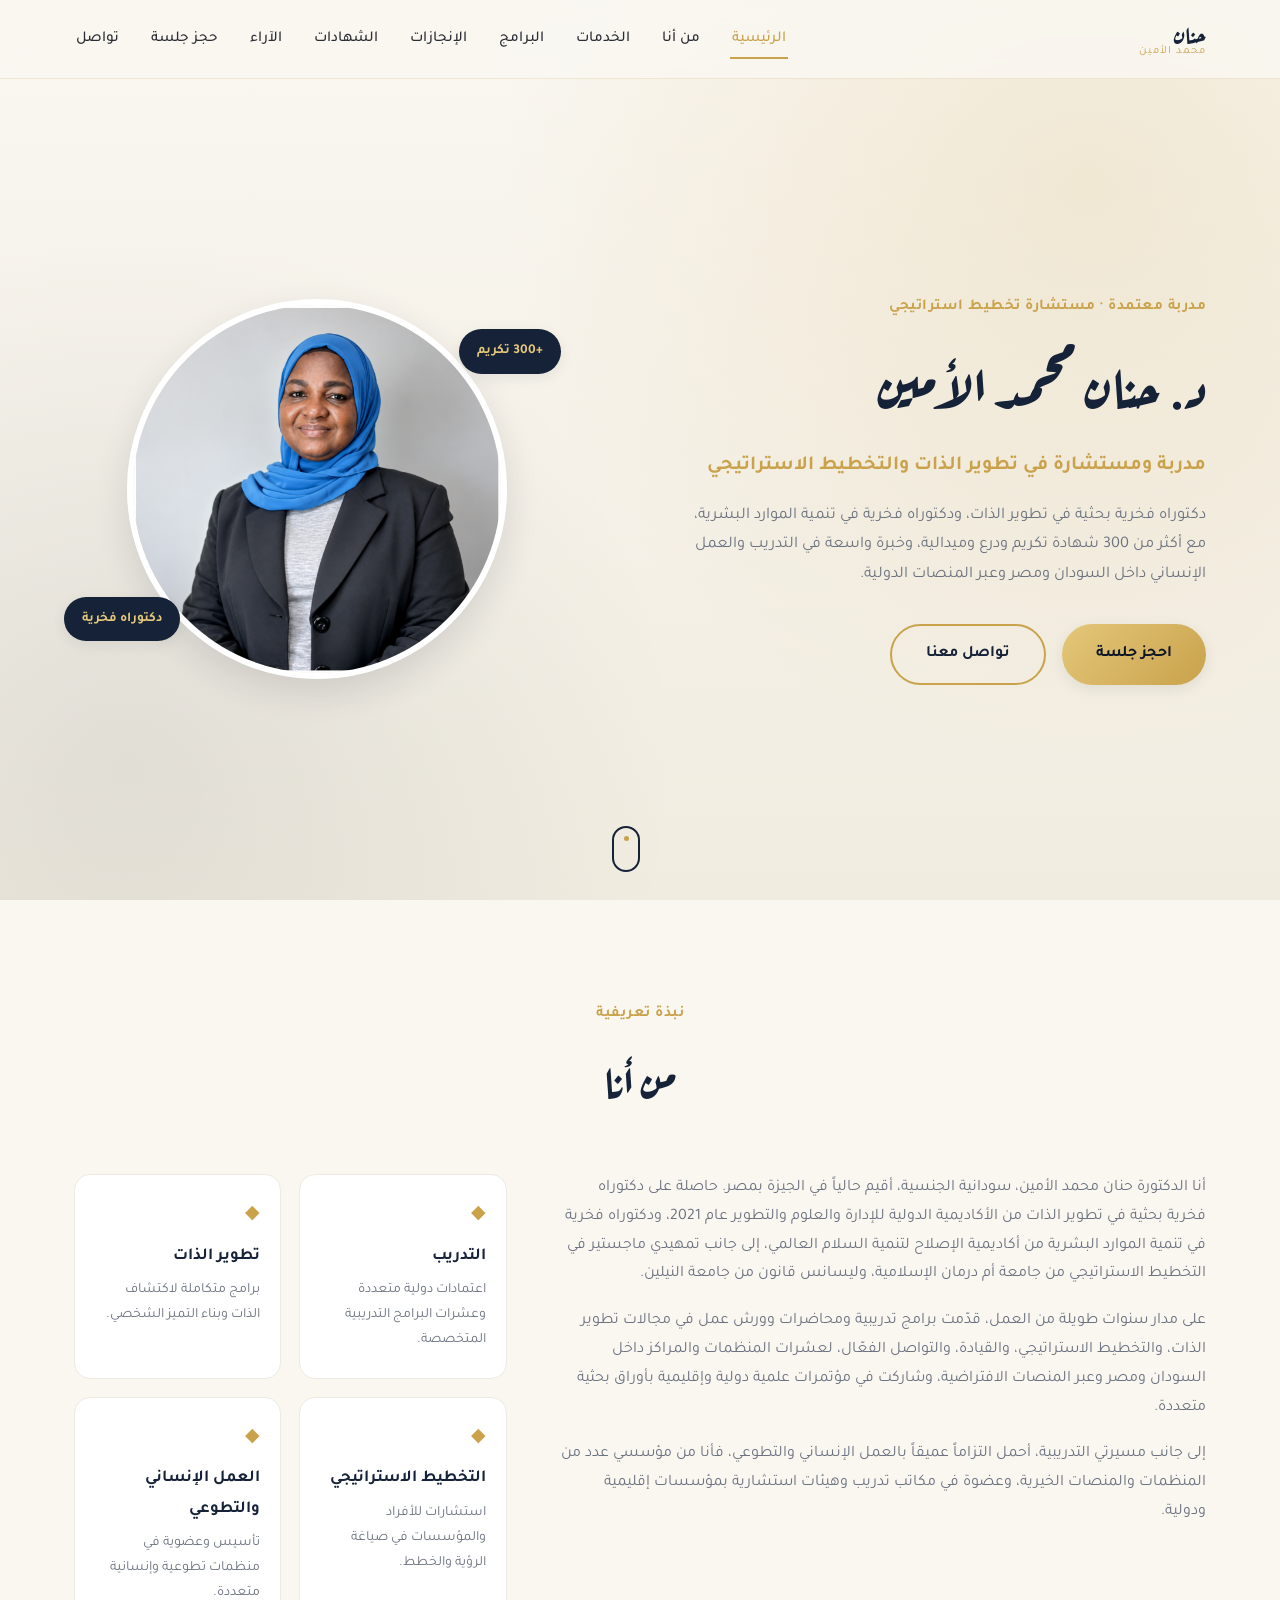
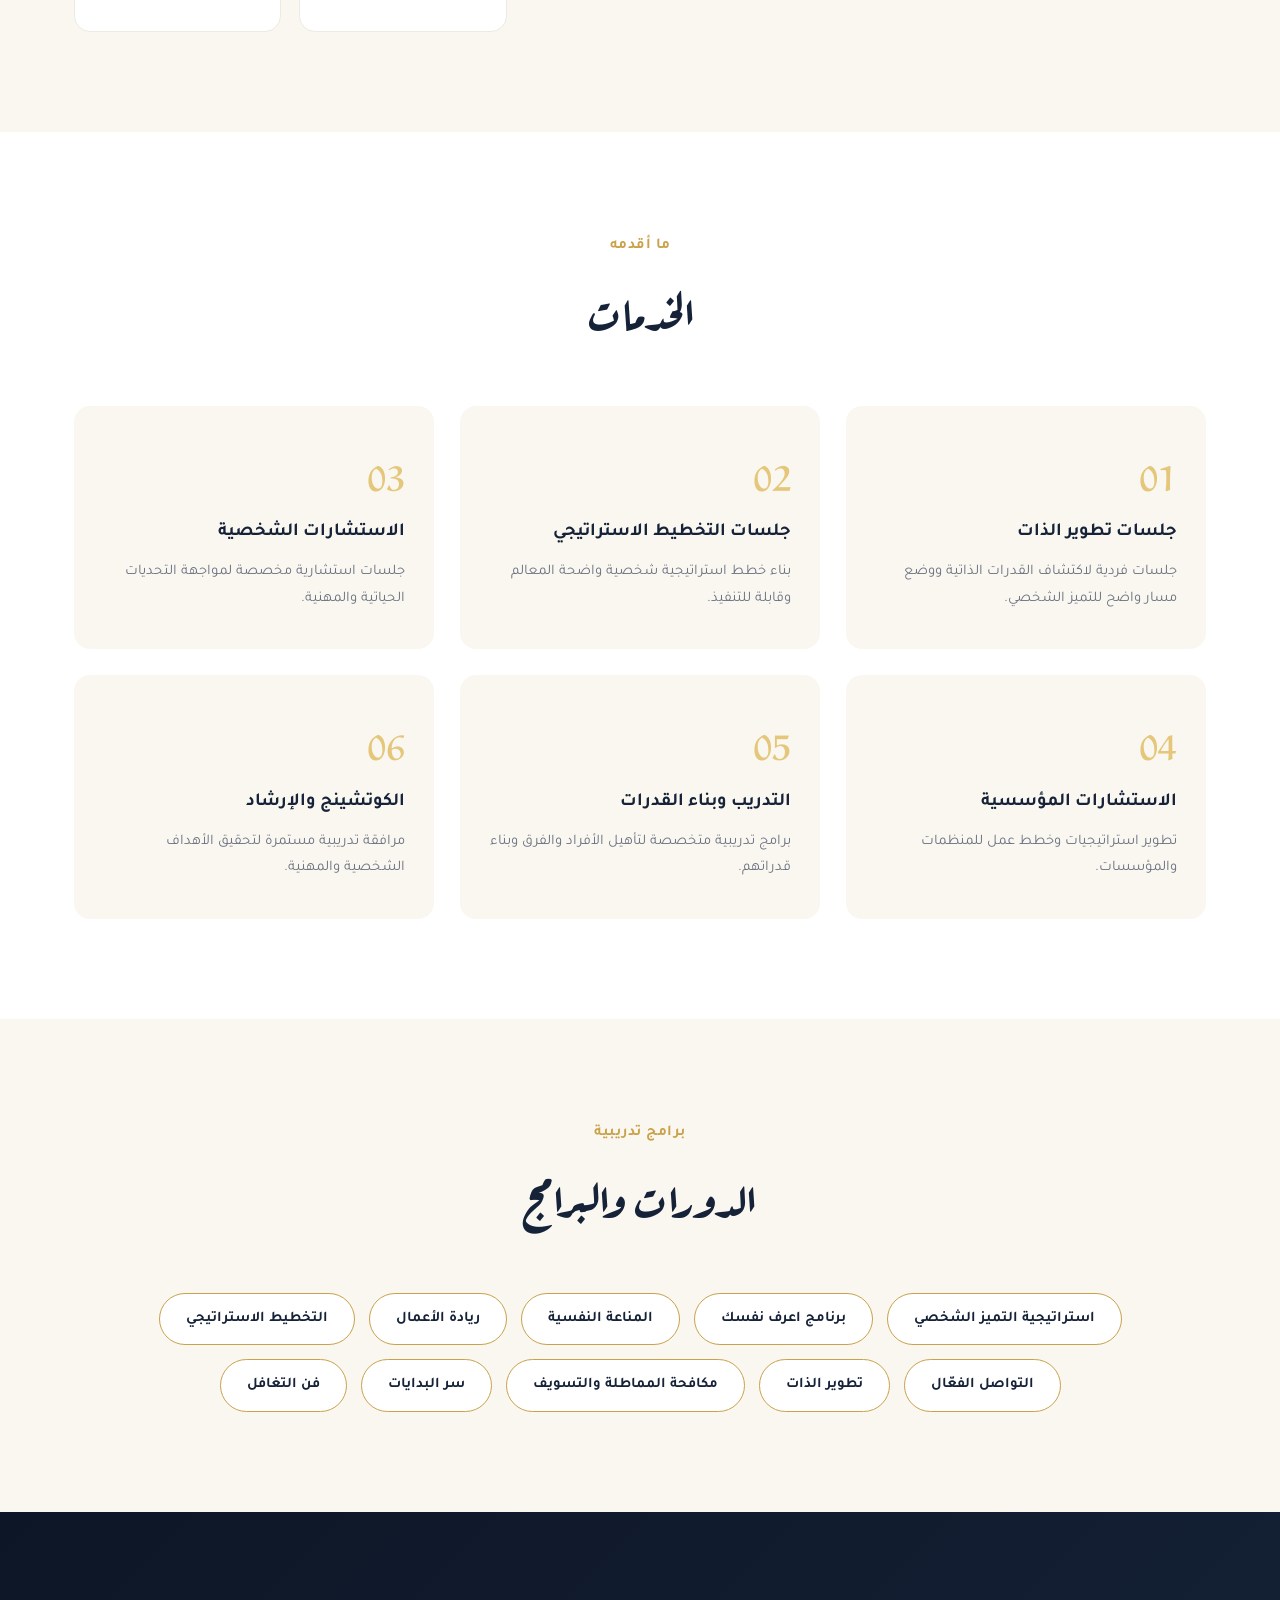
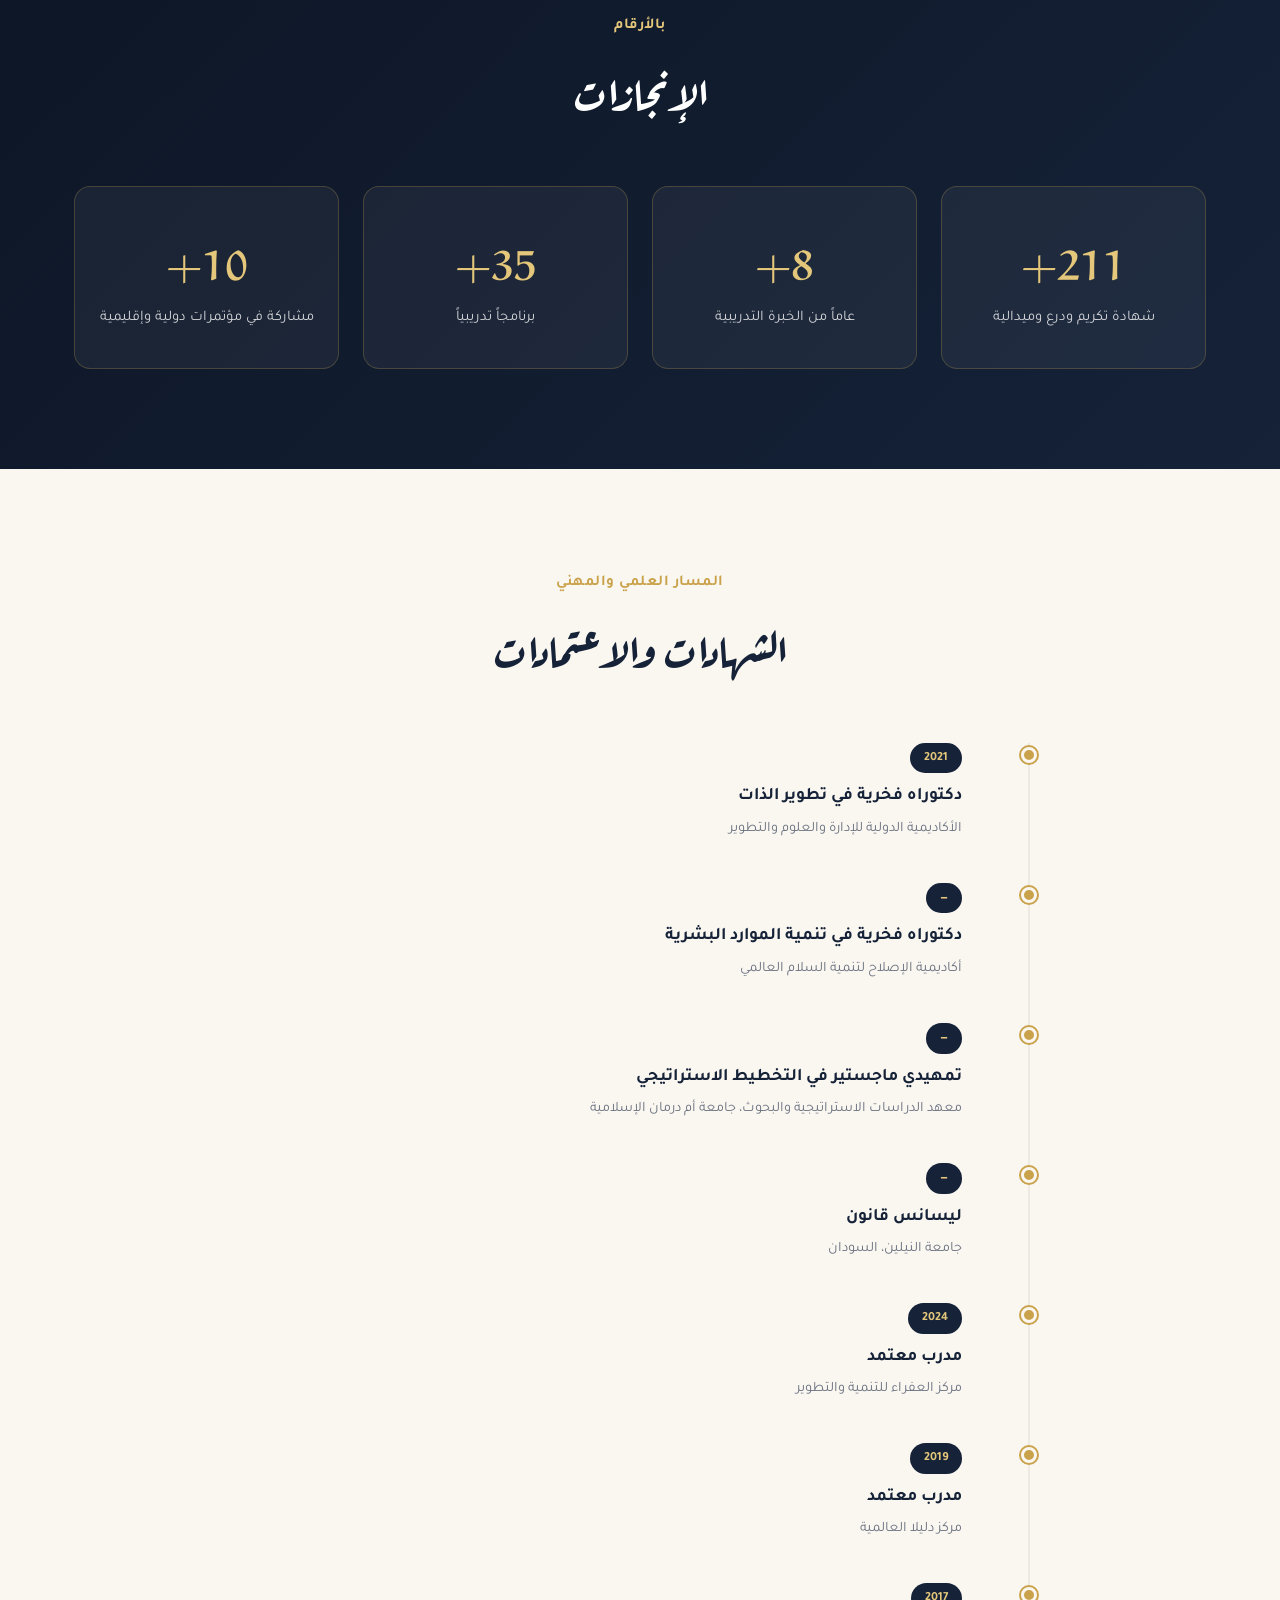
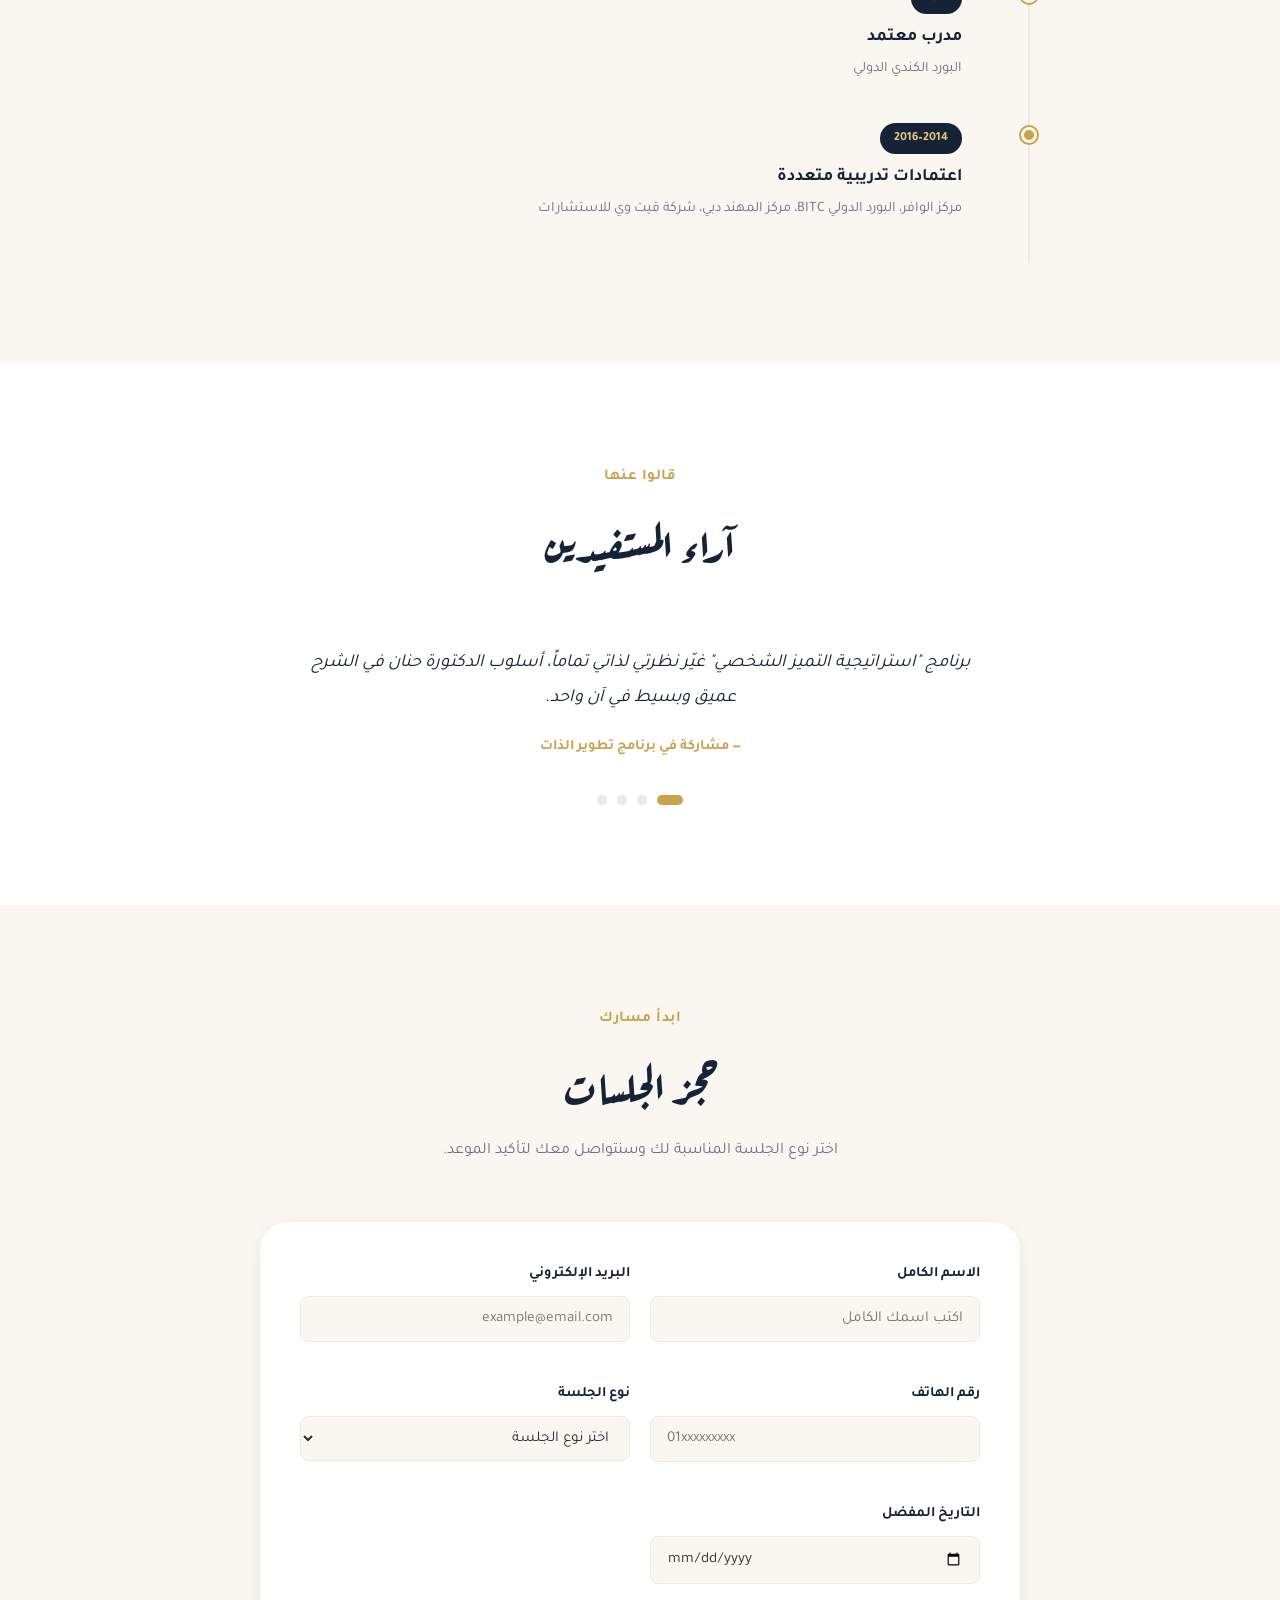
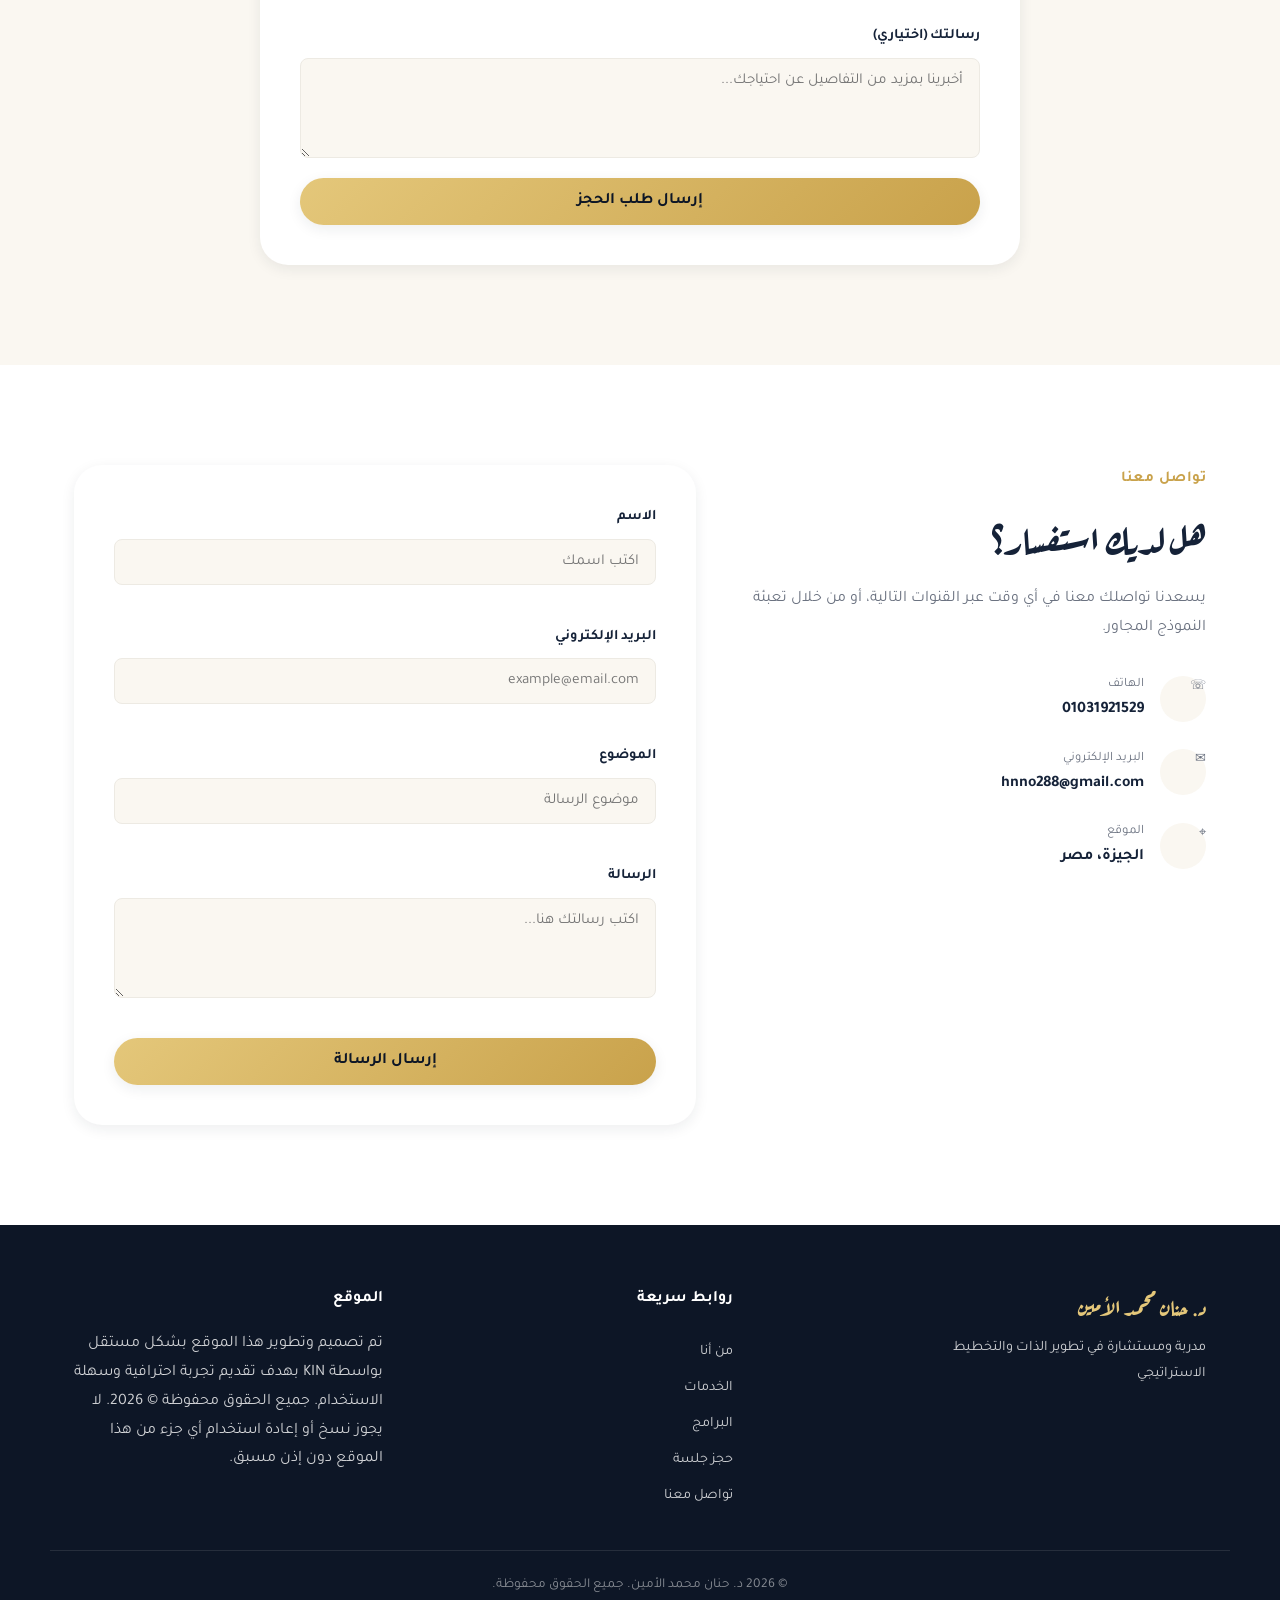
<file: index.html>
<!DOCTYPE html>
<html lang="ar" dir="rtl">
<head>
<meta charset="UTF-8">
<meta name="viewport" content="width=device-width, initial-scale=1.0">
<title>د. حنان محمد الأمين | مدربة ومستشارة تطوير الذات والتخطيط الاستراتيجي</title>
<meta name="description" content="الموقع الرسمي للدكتورة حنان محمد الأمين - مدربة ومستشارة في تطوير الذات والتخطيط الاستراتيجي">
<link rel="preconnect" href="https://fonts.googleapis.com">
<link href="https://fonts.googleapis.com/css2?family=Tajawal:wght@300;400;500;700;800;900&family=Aref+Ruqaa:wght@400;700&display=swap" rel="stylesheet">
<link rel="stylesheet" href="style.css">
  <!-- Google tag (gtag.js) -->
<script async src="https://www.googletagmanager.com/gtag/js?id=G-GYT6EY5MVW"></script>
<script>
  window.dataLayer = window.dataLayer || [];
  function gtag(){dataLayer.push(arguments);}
  gtag('js', new Date());

  gtag('config', 'G-GYT6EY5MVW');
</script>
</head>
<body>

<!-- زر العودة للأعلى -->
<button id="backToTop" class="back-to-top" aria-label="العودة للأعلى">
  <svg viewBox="0 0 24 24" width="20" height="20"><path d="M12 5l-7 7h4v7h6v-7h4z" fill="currentColor"/></svg>
</button>

<!-- شريط التنقل -->
<header class="navbar" id="navbar">
  <div class="container nav-inner">
    <a href="#home" class="brand">
      <span class="brand-mark">حنان</span>
      <span class="brand-sub">محمد الأمين</span>
    </a>
    <nav class="nav-links" id="navLinks">
      <a href="#home" class="nav-link active">الرئيسية</a>
      <a href="#about" class="nav-link">من أنا</a>
      <a href="#services" class="nav-link">الخدمات</a>
      <a href="#programs" class="nav-link">البرامج</a>
      <a href="#achievements" class="nav-link">الإنجازات</a>
      <a href="#certificates" class="nav-link">الشهادات</a>
      <a href="#testimonials" class="nav-link">الآراء</a>
      <a href="#booking" class="nav-link">حجز جلسة</a>
      <a href="#contact" class="nav-link">تواصل</a>
    </nav>
    <button class="burger" id="burger" aria-label="فتح القائمة">
      <span></span><span></span><span></span>
    </button>
  </div>
</header>

<!-- 1. الصفحة الرئيسية -->
<section class="hero" id="home">
  <div class="hero-bg-pattern" aria-hidden="true"></div>
  <div class="container hero-inner">
    <div class="hero-text reveal">
      <p class="eyebrow">مدربة معتمدة · مستشارة تخطيط استراتيجي</p>
      <h1 class="hero-title">د. حنان محمد الأمين</h1>
      <p class="hero-role">مدربة ومستشارة في تطوير الذات والتخطيط الاستراتيجي</p>
      <p class="hero-desc">دكتوراه فخرية بحثية في تطوير الذات، ودكتوراه فخرية في تنمية الموارد البشرية، مع أكثر من 300 شهادة تكريم ودرع وميدالية، وخبرة واسعة في التدريب والعمل الإنساني داخل السودان ومصر وعبر المنصات الدولية.</p>
      <div class="hero-actions">
        <a href="#booking" class="btn btn-primary">احجز جلسة</a>
        <a href="#contact" class="btn btn-outline">تواصل معنا</a>
      </div>
    </div>
    <div class="hero-image reveal">
      <div class="image-frame">
        <img src="profile.png" alt="د. حنان محمد الأمين">
      </div>
      <div class="badge-float badge-1">+300 تكريم</div>
      <div class="badge-float badge-2">دكتوراه فخرية</div>
    </div>
  </div>
  <a href="#about" class="scroll-cue" aria-label="انتقل للأسفل"><span></span></a>
</section>

<!-- 2. من أنا -->
<section class="section about" id="about">
  <div class="container">
    <div class="section-head reveal">
      <p class="eyebrow">نبذة تعريفية</p>
      <h2>من أنا</h2>
    </div>
    <div class="about-grid">
      <div class="about-text reveal">
        <p>أنا الدكتورة حنان محمد الأمين، سودانية الجنسية، أقيم حالياً في الجيزة بمصر. حاصلة على دكتوراه فخرية بحثية في تطوير الذات من الأكاديمية الدولية للإدارة والعلوم والتطوير عام 2021، ودكتوراه فخرية في تنمية الموارد البشرية من أكاديمية الإصلاح لتنمية السلام العالمي، إلى جانب تمهيدي ماجستير في التخطيط الاستراتيجي من جامعة أم درمان الإسلامية، وليسانس قانون من جامعة النيلين.</p>
        <p>على مدار سنوات طويلة من العمل، قدّمت برامج تدريبية ومحاضرات وورش عمل في مجالات تطوير الذات، والتخطيط الاستراتيجي، والقيادة، والتواصل الفعّال، لعشرات المنظمات والمراكز داخل السودان ومصر وعبر المنصات الافتراضية، وشاركت في مؤتمرات علمية دولية وإقليمية بأوراق بحثية متعددة.</p>
        <p>إلى جانب مسيرتي التدريبية، أحمل التزاماً عميقاً بالعمل الإنساني والتطوعي، فأنا من مؤسسي عدد من المنظمات والمنصات الخيرية، وعضوة في مكاتب تدريب وهيئات استشارية بمؤسسات إقليمية ودولية.</p>
      </div>
      <div class="about-pillars reveal">
        <div class="pillar">
          <span class="pillar-icon">◆</span>
          <h3>التدريب</h3>
          <p>اعتمادات دولية متعددة وعشرات البرامج التدريبية المتخصصة.</p>
        </div>
        <div class="pillar">
          <span class="pillar-icon">◆</span>
          <h3>تطوير الذات</h3>
          <p>برامج متكاملة لاكتشاف الذات وبناء التميز الشخصي.</p>
        </div>
        <div class="pillar">
          <span class="pillar-icon">◆</span>
          <h3>التخطيط الاستراتيجي</h3>
          <p>استشارات للأفراد والمؤسسات في صياغة الرؤية والخطط.</p>
        </div>
        <div class="pillar">
          <span class="pillar-icon">◆</span>
          <h3>العمل الإنساني والتطوعي</h3>
          <p>تأسيس وعضوية في منظمات تطوعية وإنسانية متعددة.</p>
        </div>
      </div>
    </div>
  </div>
</section>

<!-- 3. الخدمات -->
<section class="section services" id="services">
  <div class="container">
    <div class="section-head reveal">
      <p class="eyebrow">ما أقدمه</p>
      <h2>الخدمات</h2>
    </div>
    <div class="cards-grid">
      <div class="service-card reveal">
        <div class="card-num">01</div>
        <h3>جلسات تطوير الذات</h3>
        <p>جلسات فردية لاكتشاف القدرات الذاتية ووضع مسار واضح للتميز الشخصي.</p>
      </div>
      <div class="service-card reveal">
        <div class="card-num">02</div>
        <h3>جلسات التخطيط الاستراتيجي</h3>
        <p>بناء خطط استراتيجية شخصية واضحة المعالم وقابلة للتنفيذ.</p>
      </div>
      <div class="service-card reveal">
        <div class="card-num">03</div>
        <h3>الاستشارات الشخصية</h3>
        <p>جلسات استشارية مخصصة لمواجهة التحديات الحياتية والمهنية.</p>
      </div>
      <div class="service-card reveal">
        <div class="card-num">04</div>
        <h3>الاستشارات المؤسسية</h3>
        <p>تطوير استراتيجيات وخطط عمل للمنظمات والمؤسسات.</p>
      </div>
      <div class="service-card reveal">
        <div class="card-num">05</div>
        <h3>التدريب وبناء القدرات</h3>
        <p>برامج تدريبية متخصصة لتأهيل الأفراد والفرق وبناء قدراتهم.</p>
      </div>
      <div class="service-card reveal">
        <div class="card-num">06</div>
        <h3>الكوتشينج والإرشاد</h3>
        <p>مرافقة تدريبية مستمرة لتحقيق الأهداف الشخصية والمهنية.</p>
      </div>
    </div>
  </div>
</section>

<!-- 4. الدورات والبرامج -->
<section class="section programs" id="programs">
  <div class="container">
    <div class="section-head reveal">
      <p class="eyebrow">برامج تدريبية</p>
      <h2>الدورات والبرامج</h2>
    </div>
    <div class="programs-list">
      <div class="program-pill reveal">استراتيجية التميز الشخصي</div>
      <div class="program-pill reveal">برنامج اعرف نفسك</div>
      <div class="program-pill reveal">المناعة النفسية</div>
      <div class="program-pill reveal">ريادة الأعمال</div>
      <div class="program-pill reveal">التخطيط الاستراتيجي</div>
      <div class="program-pill reveal">التواصل الفعّال</div>
      <div class="program-pill reveal">تطوير الذات</div>
      <div class="program-pill reveal">مكافحة المماطلة والتسويف</div>
      <div class="program-pill reveal">سر البدايات</div>
      <div class="program-pill reveal">فن التغافل</div>
    </div>
  </div>
</section>

<!-- 5. الإنجازات -->
<section class="section achievements" id="achievements">
  <div class="container">
    <div class="section-head reveal light">
      <p class="eyebrow">بالأرقام</p>
      <h2>الإنجازات</h2>
    </div>
    <div class="stats-grid">
      <div class="stat-card reveal">
        <span class="stat-num" data-target="300" data-suffix="+">0</span>
        <p>شهادة تكريم ودرع وميدالية</p>
      </div>
      <div class="stat-card reveal">
        <span class="stat-num" data-target="12" data-suffix="+">0</span>
        <p>عاماً من الخبرة التدريبية</p>
      </div>
      <div class="stat-card reveal">
        <span class="stat-num" data-target="50" data-suffix="+">0</span>
        <p>برنامجاً تدريبياً</p>
      </div>
      <div class="stat-card reveal">
        <span class="stat-num" data-target="15" data-suffix="+">0</span>
        <p>مشاركة في مؤتمرات دولية وإقليمية</p>
      </div>
    </div>
  </div>
</section>

<!-- 6. الشهادات والاعتمادات -->
<section class="section certificates" id="certificates">
  <div class="container">
    <div class="section-head reveal">
      <p class="eyebrow">المسار العلمي والمهني</p>
      <h2>الشهادات والاعتمادات</h2>
    </div>
    <div class="timeline">
      <div class="timeline-item reveal">
        <div class="timeline-dot"></div>
        <div class="timeline-content">
          <span class="timeline-year">2021</span>
          <h3>دكتوراه فخرية في تطوير الذات</h3>
          <p>الأكاديمية الدولية للإدارة والعلوم والتطوير</p>
        </div>
      </div>
      <div class="timeline-item reveal">
        <div class="timeline-dot"></div>
        <div class="timeline-content">
          <span class="timeline-year">—</span>
          <h3>دكتوراه فخرية في تنمية الموارد البشرية</h3>
          <p>أكاديمية الإصلاح لتنمية السلام العالمي</p>
        </div>
      </div>
      <div class="timeline-item reveal">
        <div class="timeline-dot"></div>
        <div class="timeline-content">
          <span class="timeline-year">—</span>
          <h3>تمهيدي ماجستير في التخطيط الاستراتيجي</h3>
          <p>معهد الدراسات الاستراتيجية والبحوث، جامعة أم درمان الإسلامية</p>
        </div>
      </div>
      <div class="timeline-item reveal">
        <div class="timeline-dot"></div>
        <div class="timeline-content">
          <span class="timeline-year">—</span>
          <h3>ليسانس قانون</h3>
          <p>جامعة النيلين، السودان</p>
        </div>
      </div>
      <div class="timeline-item reveal">
        <div class="timeline-dot"></div>
        <div class="timeline-content">
          <span class="timeline-year">2024</span>
          <h3>مدرب معتمد</h3>
          <p>مركز العفراء للتنمية والتطوير</p>
        </div>
      </div>
      <div class="timeline-item reveal">
        <div class="timeline-dot"></div>
        <div class="timeline-content">
          <span class="timeline-year">2019</span>
          <h3>مدرب معتمد</h3>
          <p>مركز دليلا العالمية</p>
        </div>
      </div>
      <div class="timeline-item reveal">
        <div class="timeline-dot"></div>
        <div class="timeline-content">
          <span class="timeline-year">2017</span>
          <h3>مدرب معتمد</h3>
          <p>البورد الكندي الدولي</p>
        </div>
      </div>
      <div class="timeline-item reveal">
        <div class="timeline-dot"></div>
        <div class="timeline-content">
          <span class="timeline-year">2014–2016</span>
          <h3>اعتمادات تدريبية متعددة</h3>
          <p>مركز الوافر، البورد الدولي BITC، مركز المهند دبي، شركة قيت وي للاستشارات</p>
        </div>
      </div>
    </div>
  </div>
</section>

<!-- 7. آراء المستفيدين -->
<section class="section testimonials" id="testimonials">
  <div class="container">
    <div class="section-head reveal">
      <p class="eyebrow">قالوا عنها</p>
      <h2>آراء المستفيدين</h2>
    </div>
    <div class="testi-slider reveal">
      <div class="testi-track" id="testiTrack">
        <div class="testi-card">
          <p class="testi-text">برنامج "استراتيجية التميز الشخصي" غيّر نظرتي لذاتي تماماً، أسلوب الدكتورة حنان في الشرح عميق وبسيط في آن واحد.</p>
          <p class="testi-name">— مشاركة في برنامج تطوير الذات</p>
        </div>
        <div class="testi-card">
          <p class="testi-text">جلسات التخطيط الاستراتيجي ساعدتني في صياغة خطة عمل واضحة لمؤسستي، خبرة حقيقية تُلمس من أول جلسة.</p>
          <p class="testi-name">— مدير مؤسسة تدريبية</p>
        </div>
        <div class="testi-card">
          <p class="testi-text">من أكثر المدربات تأثيراً اللواتي حضرت لهن، حضور قوي ومحتوى مدروس بعناية فائقة.</p>
          <p class="testi-name">— مشارك في ورشة "اعرف نفسك"</p>
        </div>
        <div class="testi-card">
          <p class="testi-text">الدعم الإنساني والتدريبي الذي تقدمه نادر، تجمع بين العلم والقلب في كل برنامج.</p>
          <p class="testi-name">— متطوعة بأحد المبادرات</p>
        </div>
      </div>
      <div class="testi-dots" id="testiDots"></div>
    </div>
  </div>
</section>

<!-- 8. حجز الجلسات -->
<section class="section booking" id="booking">
  <div class="container">
    <div class="section-head reveal">
      <p class="eyebrow">ابدأ مسارك</p>
      <h2>حجز الجلسات</h2>
      <p class="section-sub">اختر نوع الجلسة المناسبة لك وسنتواصل معك لتأكيد الموعد.</p>
    </div>
    <form class="form-card reveal" id="bookingForm" novalidate>
      <div class="form-row">
        <div class="form-group">
          <label for="b-name">الاسم الكامل</label>
          <input type="text" id="b-name" name="name" placeholder="اكتب اسمك الكامل" required>
          <span class="error-msg"></span>
        </div>
        <div class="form-group">
          <label for="b-email">البريد الإلكتروني</label>
          <input type="email" id="b-email" name="email" placeholder="example@email.com" required>
          <span class="error-msg"></span>
        </div>
      </div>
      <div class="form-row">
        <div class="form-group">
          <label for="b-phone">رقم الهاتف</label>
          <input type="tel" id="b-phone" name="phone" placeholder="01xxxxxxxxx" required>
          <span class="error-msg"></span>
        </div>
        <div class="form-group">
          <label for="b-type">نوع الجلسة</label>
          <select id="b-type" name="type" required>
            <option value="" disabled selected>اختر نوع الجلسة</option>
            <option value="تطوير الذات">جلسة تطوير الذات</option>
            <option value="تخطيط استراتيجي">جلسة تخطيط استراتيجي</option>
            <option value="استشارة شخصية">استشارة شخصية</option>
            <option value="استشارة مؤسسية">استشارة مؤسسية</option>
            <option value="كوتشينج">جلسة كوتشينج وإرشاد</option>
          </select>
          <span class="error-msg"></span>
        </div>
      </div>
      <div class="form-row">
        <div class="form-group">
          <label for="b-date">التاريخ المفضل</label>
          <input type="date" id="b-date" name="date" required>
          <span class="error-msg"></span>
        </div>
      </div>
      <div class="form-group">
        <label for="b-message">رسالتك (اختياري)</label>
        <textarea id="b-message" name="message" rows="4" placeholder="أخبرينا بمزيد من التفاصيل عن احتياجك..."></textarea>
      </div>
      <button type="submit" class="btn btn-primary btn-block">إرسال طلب الحجز</button>
      <p class="form-success" id="bookingSuccess">تم إرسال طلبك بنجاح، سنتواصل معك قريباً. ✅</p>
    </form>
  </div>
</section>

<!-- 9. تواصل معنا -->
<section class="section contact" id="contact">
  <div class="container contact-grid">
    <div class="contact-info reveal">
      <p class="eyebrow">تواصل معنا</p>
      <h2>هل لديك استفسار؟</h2>
      <p class="section-sub">يسعدنا تواصلك معنا في أي وقت عبر القنوات التالية، أو من خلال تعبئة النموذج المجاور.</p>
      <ul class="info-list">
        <li>
          <span class="info-icon">☏</span>
          <div><span>الهاتف</span><a href="tel:01031921529">01031921529</a></div>
        </li>
        <li>
          <span class="info-icon">✉</span>
          <div><span>البريد الإلكتروني</span><a href="mailto:hnno288@gmail.com">hnno288@gmail.com</a></div>
        </li>
        <li>
          <span class="info-icon">⌖</span>
          <div><span>الموقع</span><span>الجيزة، مصر</span></div>
        </li>
      </ul>
    </div>
    <form class="form-card reveal" id="contactForm" novalidate>
      <div class="form-group">
        <label for="c-name">الاسم</label>
        <input type="text" id="c-name" name="name" placeholder="اكتب اسمك" required>
        <span class="error-msg"></span>
      </div>
      <div class="form-group">
        <label for="c-email">البريد الإلكتروني</label>
        <input type="email" id="c-email" name="email" placeholder="example@email.com" required>
        <span class="error-msg"></span>
      </div>
      <div class="form-group">
        <label for="c-subject">الموضوع</label>
        <input type="text" id="c-subject" name="subject" placeholder="موضوع الرسالة" required>
        <span class="error-msg"></span>
      </div>
      <div class="form-group">
        <label for="c-message">الرسالة</label>
        <textarea id="c-message" name="message" rows="4" placeholder="اكتب رسالتك هنا..." required></textarea>
        <span class="error-msg"></span>
      </div>
      <!-- ملاحظة: يمكن ربط هذا النموذج بخدمة Web3Forms أو EmailJS عبر إضافة access_key أو user_id الخاص بك في script.js -->
      <button type="submit" class="btn btn-primary btn-block">إرسال الرسالة</button>
      <p class="form-success" id="contactSuccess">تم إرسال رسالتك بنجاح، شكراً لتواصلك معنا. ✅</p>
    </form>
  </div>
</section>

<!-- التذييل -->
<footer class="footer">
  <div class="container footer-inner">
    <div class="footer-brand">
      <h3>د. حنان محمد الأمين</h3>
      <p>مدربة ومستشارة في تطوير الذات والتخطيط الاستراتيجي</p>
    </div>
    <div class="footer-links">
      <h4>روابط سريعة</h4>
      <a href="#about">من أنا</a>
      <a href="#services">الخدمات</a>
      <a href="#programs">البرامج</a>
      <a href="#booking">حجز جلسة</a>
      <a href="#contact">تواصل معنا</a>
    </div>
    <div class="footer-social">
      <h4>الموقع</h4>
    <p>
        تم تصميم وتطوير هذا الموقع بشكل مستقل بواسطة KIN بهدف تقديم تجربة احترافية وسهلة الاستخدام. جميع الحقوق محفوظة © 2026. لا يجوز نسخ أو إعادة استخدام أي جزء من هذا الموقع دون إذن مسبق.
    </p>
    </div>
  </div>
  <div class="footer-bottom">
    <p>© 2026 د. حنان محمد الأمين. جميع الحقوق محفوظة.</p>
  </div>
</footer>

<script src="script.js"></script>
</body>
</html>
</file>
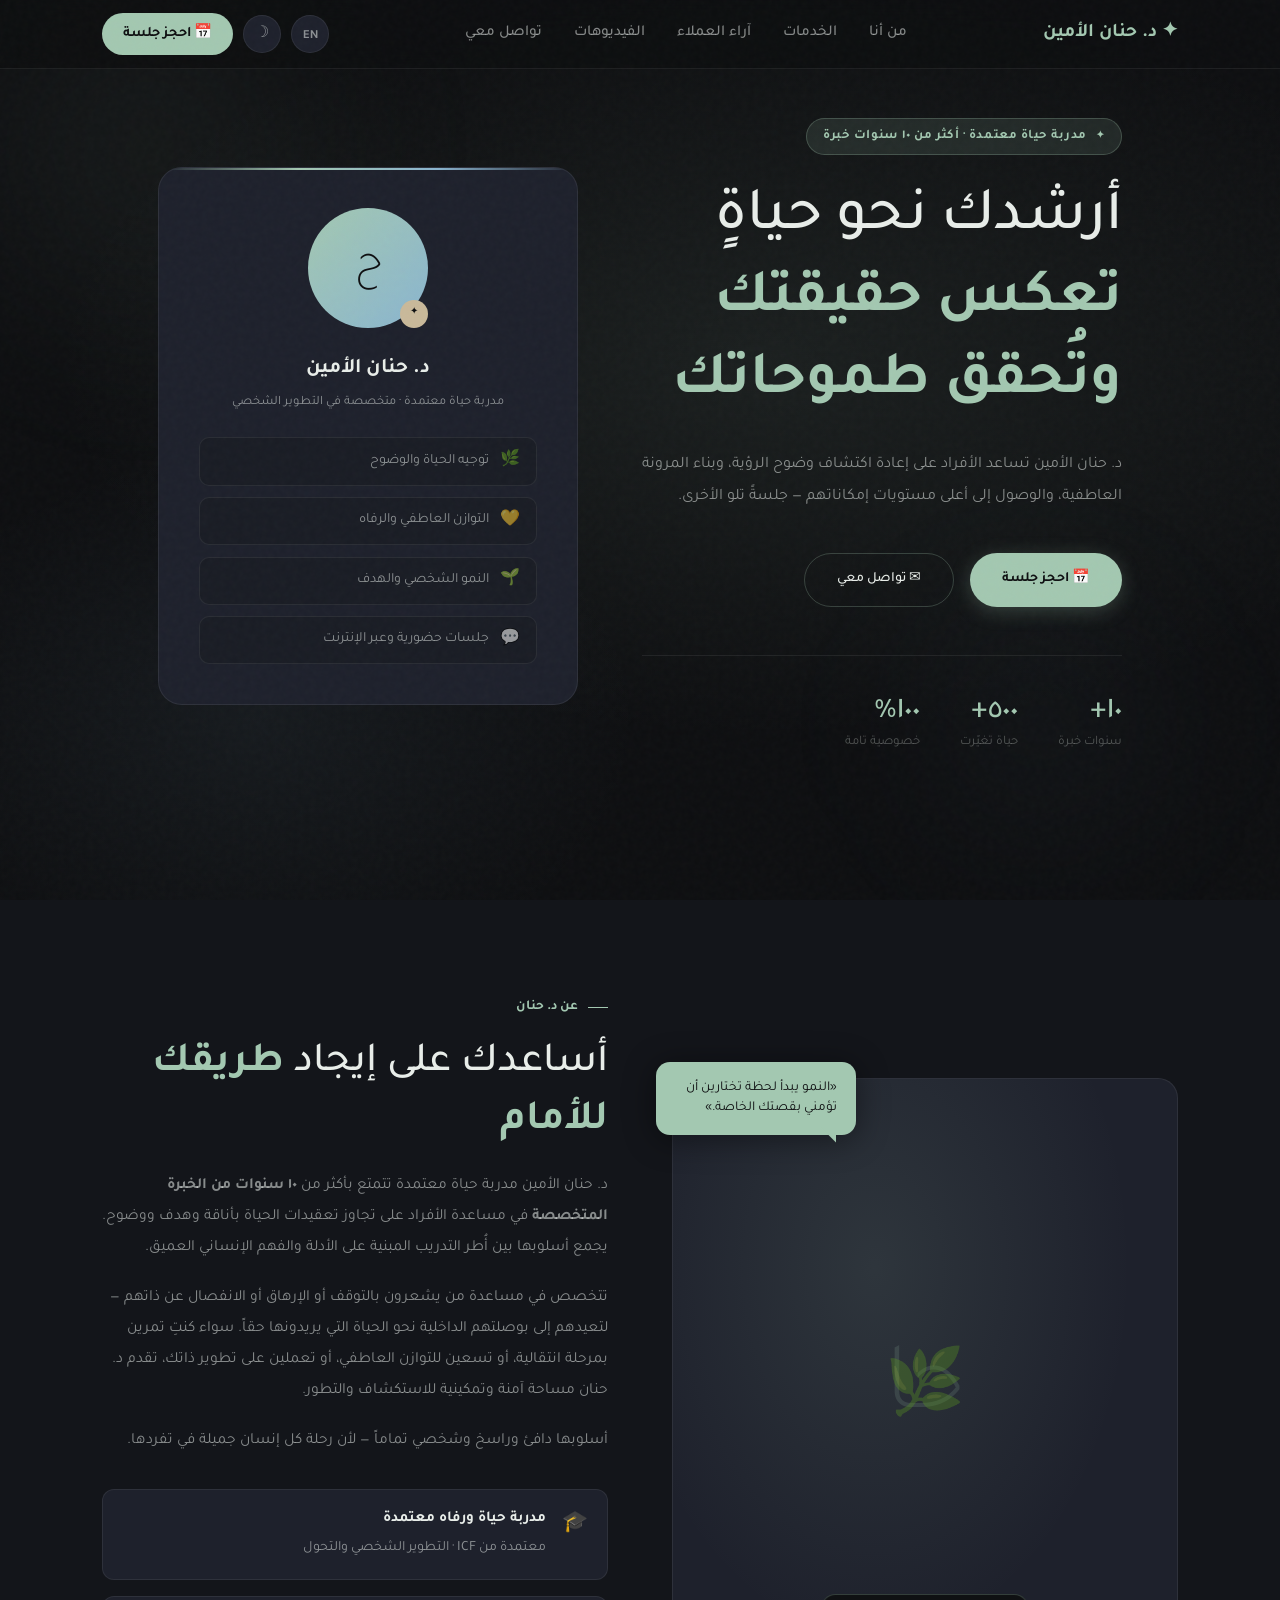
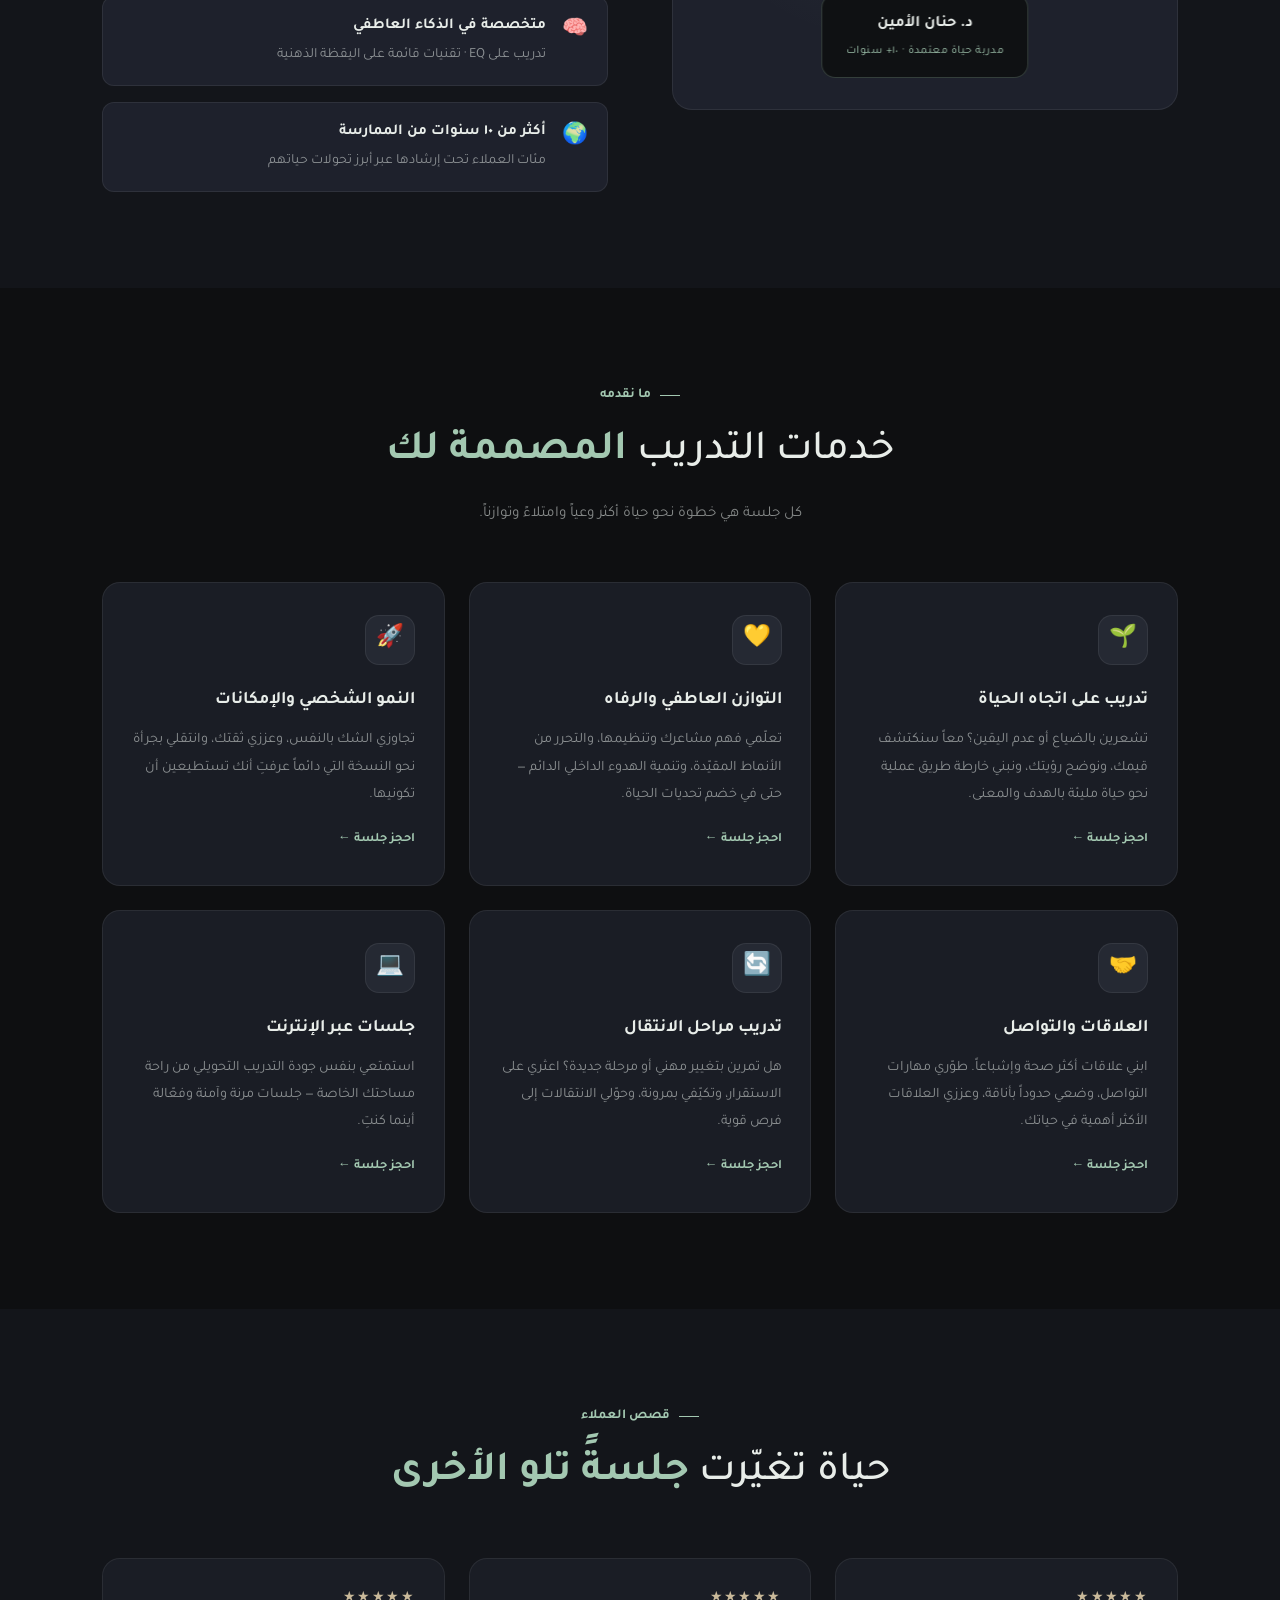
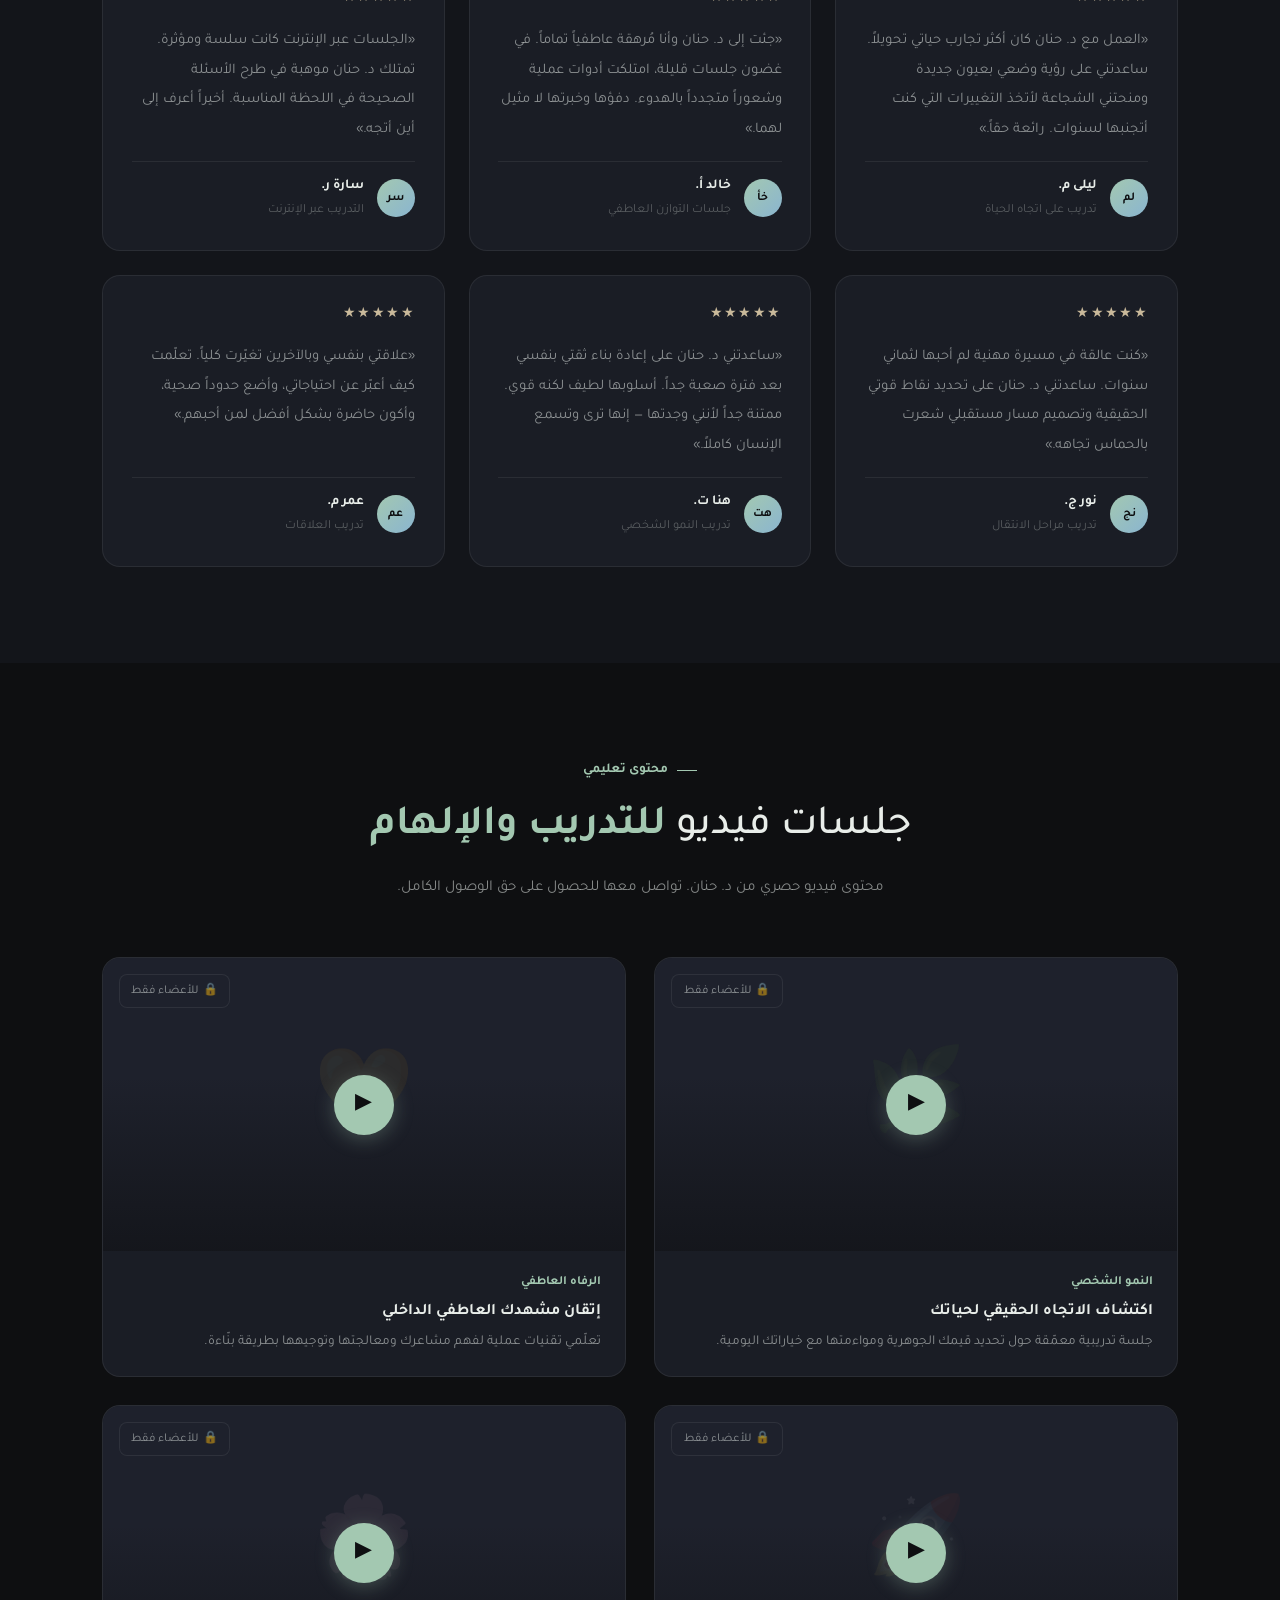
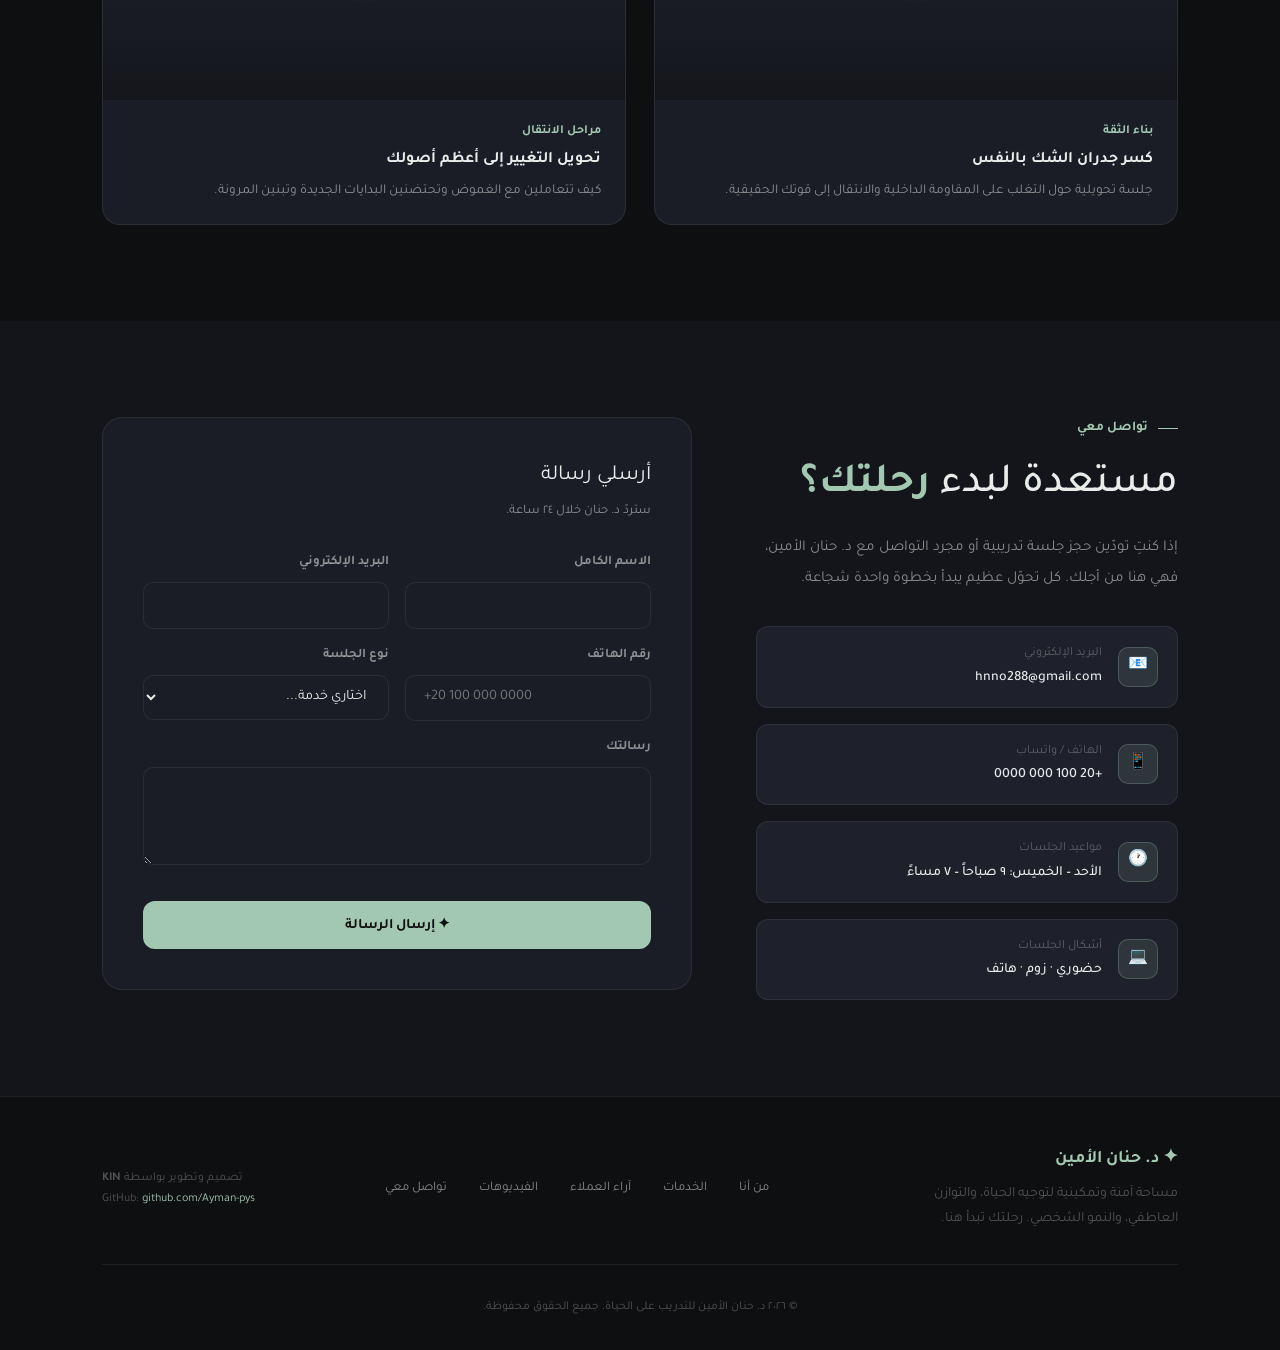
<file: hnno.html>
<!DOCTYPE html>
<html lang="ar" dir="rtl" data-theme="dark" data-lang="ar">
<head>
<meta charset="UTF-8" />
<meta name="viewport" content="width=device-width, initial-scale=1.0" />
<title>د. حنان الأمين | مدربة حياة</title>
<link rel="preconnect" href="https://fonts.googleapis.com" />
<link rel="preconnect" href="https://fonts.gstatic.com" crossorigin />
<link href="https://fonts.googleapis.com/css2?family=Cormorant+Garamond:ital,wght@0,300;0,400;0,500;1,300;1,400&family=DM+Sans:wght@300;400;500;600&family=Tajawal:wght@300;400;500;700&display=swap" rel="stylesheet" />
<style>
:root{--font-display-en:'Cormorant Garamond',serif;--font-body-en:'DM Sans',sans-serif;--font-display-ar:'Tajawal',sans-serif;--font-body-ar:'Tajawal',sans-serif;--font-display:var(--font-display-ar);--font-body:var(--font-body-ar);--transition:0.35s cubic-bezier(.4,0,.2,1);--bg:#0e0f11;--bg-2:#13151a;--bg-3:#1a1d25;--surface:#1e212c;--surface-2:#252933;--border:rgba(255,255,255,0.07);--border-accent:rgba(163,200,177,0.25);--text:#e8ede9;--text-muted:rgba(232,237,233,0.55);--text-faint:rgba(232,237,233,0.3);--accent:#a3c8b1;--accent-2:#c9b99a;--accent-3:#8ab5d0;--accent-glow:rgba(163,200,177,0.12);--hero-gradient:radial-gradient(ellipse 80% 60% at 60% 40%,rgba(163,200,177,0.09) 0%,transparent 70%),radial-gradient(ellipse 50% 50% at 20% 80%,rgba(138,181,208,0.07) 0%,transparent 60%);--card-bg:#1a1d25;--nav-bg:rgba(14,15,17,0.88);--shadow:0 4px 32px rgba(0,0,0,0.45);--shadow-card:0 2px 16px rgba(0,0,0,0.35)}
[data-theme="light"]{--bg:#f5f6f2;--bg-2:#eef0ea;--bg-3:#e7ebe3;--surface:#ffffff;--surface-2:#f0f2ed;--border:rgba(0,0,0,0.08);--border-accent:rgba(99,148,118,0.25);--text:#1a1f1c;--text-muted:rgba(26,31,28,0.6);--text-faint:rgba(26,31,28,0.35);--accent:#4a8c6a;--accent-2:#9a7a52;--accent-3:#4a85a8;--accent-glow:rgba(74,140,106,0.08);--hero-gradient:radial-gradient(ellipse 80% 60% at 60% 40%,rgba(74,140,106,0.07) 0%,transparent 70%),radial-gradient(ellipse 50% 50% at 20% 80%,rgba(74,133,168,0.05) 0%,transparent 60%);--card-bg:#ffffff;--nav-bg:rgba(245,246,242,0.9);--shadow:0 4px 32px rgba(0,0,0,0.10);--shadow-card:0 2px 16px rgba(0,0,0,0.08)}
[data-lang="en"]{--font-display:var(--font-display-en);--font-body:var(--font-body-en)}
[data-lang="ar"]{--font-display:var(--font-display-ar);--font-body:var(--font-body-ar)}
*,*::before,*::after{box-sizing:border-box;margin:0;padding:0}
html{scroll-behavior:smooth;font-size:16px}
body{font-family:var(--font-body);background:var(--bg);color:var(--text);line-height:1.7;overflow-x:hidden;transition:background var(--transition),color var(--transition)}
a{color:inherit;text-decoration:none}
ul{list-style:none}
button{cursor:pointer;font-family:var(--font-body);border:none;background:none}
input,textarea,select{font-family:var(--font-body);font-size:0.9rem;color:var(--text);background:var(--bg-3);border:1px solid var(--border);border-radius:10px;padding:0.85rem 1.1rem;width:100%;outline:none;transition:border-color var(--transition),box-shadow var(--transition)}
input:focus,textarea:focus,select:focus{border-color:var(--accent);box-shadow:0 0 0 3px var(--accent-glow)}
select option{background:var(--bg-3)}

/* Lang visibility */
[data-lang="ar"] .en{display:none!important}
[data-lang="en"] .ar{display:none!important}

/* Arabic titles — no fake italic */
[data-lang="ar"] h1.hero-title em,[data-lang="ar"] h2.section-title em{font-style:normal;font-weight:700}

.section-label{font-size:0.72rem;font-weight:600;letter-spacing:0.18em;text-transform:uppercase;color:var(--accent);display:flex;align-items:center;gap:0.6rem;margin-bottom:1rem}
[data-lang="ar"] .section-label{font-size:0.85rem;letter-spacing:0}
.section-label::before{content:'';display:inline-block;width:20px;height:1px;background:var(--accent);flex-shrink:0}
h2.section-title{font-family:var(--font-display);font-size:clamp(1.9rem,4vw,3rem);font-weight:300;line-height:1.25;margin-bottom:1.2rem}
[data-lang="ar"] h2.section-title{font-weight:500;font-size:clamp(1.7rem,3.5vw,2.6rem);line-height:1.4}
h2.section-title em{font-style:italic;color:var(--accent)}
.container{max-width:1140px;margin:0 auto;padding:0 2rem}
section{padding:6rem 0}
.grid-2{display:grid;grid-template-columns:1fr 1fr;gap:4rem;align-items:center}

body::after{content:'';position:fixed;inset:0;background-image:url("data:image/svg+xml,%3Csvg viewBox='0 0 200 200' xmlns='http://www.w3.org/2000/svg'%3E%3Cfilter id='n'%3E%3CfeTurbulence type='fractalNoise' baseFrequency='0.75' numOctaves='4' stitchTiles='stitch'/%3E%3C/filter%3E%3Crect width='100%25' height='100%25' filter='url(%23n)' opacity='1'/%3E%3C/svg%3E");opacity:0.025;pointer-events:none;z-index:9999}

/* NAVBAR */
.navbar{position:fixed;top:0;left:0;right:0;z-index:100;background:var(--nav-bg);backdrop-filter:blur(16px) saturate(160%);-webkit-backdrop-filter:blur(16px) saturate(160%);border-bottom:1px solid var(--border);transition:background var(--transition)}
.nav-inner{display:flex;align-items:center;justify-content:space-between;height:68px}
.nav-logo{font-family:var(--font-display);font-size:1.2rem;font-weight:500;color:var(--text)}
[data-lang="ar"] .nav-logo{font-weight:600}
.nav-logo span{color:var(--accent)}
.nav-links{display:flex;align-items:center;gap:2rem}
.nav-links a{font-size:0.85rem;font-weight:500;color:var(--text-muted);transition:color var(--transition)}
[data-lang="ar"] .nav-links a{font-size:0.95rem}
.nav-links a:hover{color:var(--text)}
.nav-actions{display:flex;align-items:center;gap:0.65rem}
.theme-toggle,.lang-toggle{width:38px;height:38px;border-radius:50%;background:var(--surface);border:1px solid var(--border);display:flex;align-items:center;justify-content:center;color:var(--text-muted);transition:all var(--transition);flex-shrink:0}
.theme-toggle{font-size:1rem}
.lang-toggle{font-size:0.7rem;font-weight:700;letter-spacing:0.03em;font-family:'DM Sans',sans-serif}
.theme-toggle:hover,.lang-toggle:hover{color:var(--accent);border-color:var(--accent)}
.btn-nav{padding:0.55rem 1.3rem;background:var(--accent);color:var(--bg);border-radius:50px;font-size:0.82rem;font-weight:600;transition:all var(--transition);white-space:nowrap}
[data-lang="ar"] .btn-nav{font-size:0.9rem}
.btn-nav:hover{opacity:0.85;transform:translateY(-1px)}
.hamburger{display:none;flex-direction:column;gap:5px;padding:4px}
.hamburger span{display:block;width:22px;height:1.5px;background:var(--text);border-radius:2px;transition:all var(--transition)}
.hamburger.open span:nth-child(1){transform:translateY(6.5px) rotate(45deg)}
.hamburger.open span:nth-child(2){opacity:0}
.hamburger.open span:nth-child(3){transform:translateY(-6.5px) rotate(-45deg)}
.mobile-menu{display:none;flex-direction:column;padding:1.5rem 2rem 2rem;border-top:1px solid var(--border);gap:1.2rem}
.mobile-menu.open{display:flex}
.mobile-menu a{font-size:0.9rem;font-weight:500;color:var(--text-muted);transition:color var(--transition)}
[data-lang="ar"] .mobile-menu a{font-size:1rem}
.mobile-menu a:hover{color:var(--accent)}

/* HERO */
#hero{min-height:100vh;display:flex;align-items:center;padding-top:68px;background:var(--bg);position:relative;overflow:hidden}
.hero-bg{position:absolute;inset:0;background:var(--hero-gradient);pointer-events:none}
.hero-orb{position:absolute;border-radius:50%;filter:blur(80px);pointer-events:none}
.hero-orb-1{width:500px;height:500px;background:radial-gradient(circle,rgba(163,200,177,0.08) 0%,transparent 70%);top:-100px;right:-100px}
.hero-orb-2{width:350px;height:350px;background:radial-gradient(circle,rgba(138,181,208,0.06) 0%,transparent 70%);bottom:0;left:5%}
[data-lang="ar"] .hero-orb-1{right:auto;left:-100px}
[data-lang="ar"] .hero-orb-2{left:auto;right:5%}
.hero-grid{display:grid;grid-template-columns:1fr 420px;gap:4rem;align-items:center;position:relative;z-index:1}
.hero-eyebrow{display:inline-flex;align-items:center;gap:0.6rem;font-size:0.72rem;font-weight:600;letter-spacing:0.18em;text-transform:uppercase;color:var(--accent);background:var(--accent-glow);border:1px solid var(--border-accent);padding:0.4rem 1rem;border-radius:50px;margin-bottom:1.5rem}
[data-lang="ar"] .hero-eyebrow{font-size:0.82rem;letter-spacing:0.04em}
.hero-eyebrow::before{content:'✦';font-size:0.6rem}
h1.hero-title{font-family:var(--font-display);font-size:clamp(2.6rem,6vw,4.8rem);font-weight:300;line-height:1.1;margin-bottom:1.5rem;letter-spacing:-0.02em}
[data-lang="ar"] h1.hero-title{font-weight:500;letter-spacing:0;line-height:1.35;font-size:clamp(2rem,5vw,3.8rem)}
h1.hero-title em{font-style:italic;color:var(--accent);display:block}
.hero-sub{font-size:1rem;color:var(--text-muted);max-width:480px;margin-bottom:2.5rem;line-height:1.8}
[data-lang="ar"] .hero-sub{line-height:2}
.hero-btns{display:flex;gap:1rem;flex-wrap:wrap}
.btn-primary{display:inline-flex;align-items:center;gap:0.5rem;padding:0.85rem 2rem;background:var(--accent);color:var(--bg);border-radius:50px;font-size:0.88rem;font-weight:600;transition:all var(--transition);box-shadow:0 4px 20px rgba(163,200,177,0.25)}
.btn-primary:hover{transform:translateY(-2px);box-shadow:0 8px 28px rgba(163,200,177,0.3);opacity:0.9}
.btn-secondary{display:inline-flex;align-items:center;gap:0.5rem;padding:0.85rem 2rem;border:1px solid var(--border-accent);color:var(--text);border-radius:50px;font-size:0.88rem;font-weight:500;transition:all var(--transition)}
.btn-secondary:hover{border-color:var(--accent);color:var(--accent);transform:translateY(-2px)}
.hero-stats{display:flex;gap:2.5rem;margin-top:3rem;padding-top:2.5rem;border-top:1px solid var(--border)}
.stat-number{font-family:var(--font-display);font-size:2rem;font-weight:500;color:var(--accent);line-height:1}
.stat-label{font-size:0.75rem;color:var(--text-faint);margin-top:0.25rem;letter-spacing:0.05em}
[data-lang="ar"] .stat-label{letter-spacing:0;font-size:0.82rem}
.hero-card{background:var(--surface);border:1px solid var(--border);border-radius:24px;padding:2.5rem;text-align:center;position:relative;overflow:hidden}
.hero-card::before{content:'';position:absolute;top:0;left:0;right:0;height:2px;background:linear-gradient(90deg,transparent,var(--accent),var(--accent-3),transparent)}
.hero-avatar{width:120px;height:120px;border-radius:50%;background:linear-gradient(135deg,var(--accent),var(--accent-3));margin:0 auto 1.5rem;display:flex;align-items:center;justify-content:center;font-family:var(--font-display);font-size:2.8rem;font-weight:300;color:var(--bg);position:relative}
.hero-avatar::after{content:'✦';position:absolute;bottom:0;right:0;width:28px;height:28px;background:var(--accent-2);border-radius:50%;font-size:0.6rem;display:flex;align-items:center;justify-content:center;color:var(--bg)}
.hero-card-name{font-family:var(--font-display);font-size:1.3rem;font-weight:400;margin-bottom:0.3rem}
[data-lang="ar"] .hero-card-name{font-weight:600}
.hero-card-role{font-size:0.8rem;color:var(--text-muted);margin-bottom:1.5rem}
.hero-card-badges{display:flex;flex-direction:column;gap:0.7rem}
.badge{display:flex;align-items:center;gap:0.7rem;background:var(--bg-3);border:1px solid var(--border);padding:0.6rem 1rem;border-radius:10px;font-size:0.8rem;color:var(--text-muted);text-align:start}
[data-lang="ar"] .badge{font-size:0.88rem}
.badge-icon{font-size:1rem;flex-shrink:0}
.particles{position:absolute;inset:0;pointer-events:none;overflow:hidden}
.particle{position:absolute;width:2px;height:2px;background:var(--accent);border-radius:50%;opacity:0;animation:float-particle linear infinite}
@keyframes float-particle{0%{transform:translateY(100vh) scale(0);opacity:0}10%{opacity:0.6}90%{opacity:0.2}100%{transform:translateY(-10vh) scale(1);opacity:0}}

/* ABOUT */
#about{background:var(--bg-2)}
.about-text p{color:var(--text-muted);margin-bottom:1.2rem;font-size:0.95rem;line-height:1.85}
[data-lang="ar"] .about-text p{line-height:2;font-size:0.97rem}
.about-credentials{margin-top:2rem;display:flex;flex-direction:column;gap:1rem}
.cred-item{display:flex;align-items:flex-start;gap:1rem;padding:1rem 1.2rem;background:var(--surface);border:1px solid var(--border);border-radius:12px;transition:border-color var(--transition)}
.cred-item:hover{border-color:var(--border-accent)}
.cred-icon{font-size:1.3rem;margin-top:0.1rem;flex-shrink:0}
.cred-content strong{font-size:0.88rem;font-weight:600;display:block;margin-bottom:0.2rem}
[data-lang="ar"] .cred-content strong{font-size:0.95rem}
.cred-content span{font-size:0.8rem;color:var(--text-muted)}
[data-lang="ar"] .cred-content span{font-size:0.88rem}
.about-visual{position:relative}
.about-portrait{background:var(--surface);border:1px solid var(--border);border-radius:20px;aspect-ratio:4/5;display:flex;align-items:center;justify-content:center;position:relative;overflow:hidden}
.about-portrait::before{content:'';position:absolute;inset:0;background:radial-gradient(ellipse at 40% 30%,var(--accent-glow) 0%,transparent 60%)}
.about-portrait-initials{font-family:var(--font-display);font-weight:300;font-size:6rem;color:var(--accent);opacity:0.15;position:absolute}
.about-portrait-icon{position:relative;z-index:1;font-size:4rem;opacity:0.35}
.about-portrait-card{position:absolute;bottom:2rem;left:50%;transform:translateX(-50%);background:var(--nav-bg);backdrop-filter:blur(12px);border:1px solid var(--border-accent);border-radius:14px;padding:1rem 1.5rem;text-align:center;white-space:nowrap}
.about-portrait-card .name{font-family:var(--font-display);font-size:1rem;font-weight:400}
[data-lang="ar"] .about-portrait-card .name{font-weight:600}
.about-portrait-card .title{font-size:0.72rem;color:var(--accent);letter-spacing:0.04em;margin-top:0.2rem}
.about-quote{position:absolute;top:-1rem;right:-1rem;background:var(--accent);color:var(--bg);padding:1rem 1.2rem;border-radius:14px;font-family:var(--font-display);font-size:0.88rem;font-style:italic;max-width:200px;line-height:1.5;font-weight:400;box-shadow:var(--shadow)}
[data-lang="ar"] .about-quote{font-style:normal;font-family:var(--font-body);font-size:0.85rem;right:auto;left:-1rem}
.about-quote::after{content:'';position:absolute;bottom:-8px;left:20px;width:16px;height:16px;background:var(--accent);clip-path:polygon(0 0,100% 0,0 100%)}
[data-lang="ar"] .about-quote::after{left:auto;right:20px;clip-path:polygon(100% 0,0 0,100% 100%)}

/* SERVICES */
#services{background:var(--bg)}
.services-header{text-align:center;margin-bottom:3.5rem}
.services-header p{color:var(--text-muted);max-width:520px;margin:0 auto;font-size:0.95rem}
.services-grid{display:grid;grid-template-columns:repeat(3,1fr);gap:1.5rem}
.service-card{background:var(--card-bg);border:1px solid var(--border);border-radius:18px;padding:2rem 1.8rem;transition:all var(--transition);position:relative;overflow:hidden}
.service-card::before{content:'';position:absolute;inset:0;background:radial-gradient(ellipse at 0% 0%,var(--accent-glow) 0%,transparent 60%);opacity:0;transition:opacity var(--transition)}
.service-card:hover{border-color:var(--border-accent);transform:translateY(-4px);box-shadow:var(--shadow-card)}
.service-card:hover::before{opacity:1}
.service-icon{width:50px;height:50px;background:var(--surface-2);border-radius:14px;display:flex;align-items:center;justify-content:center;font-size:1.4rem;margin-bottom:1.3rem;border:1px solid var(--border);transition:all var(--transition)}
.service-card:hover .service-icon{background:var(--accent-glow);border-color:var(--border-accent)}
.service-card h3{font-family:var(--font-display);font-size:1.2rem;font-weight:400;margin-bottom:0.7rem}
[data-lang="ar"] .service-card h3{font-size:1.1rem;font-weight:600}
.service-card p{font-size:0.85rem;color:var(--text-muted);line-height:1.75}
[data-lang="ar"] .service-card p{font-size:0.9rem;line-height:1.9}
.service-link{display:inline-flex;align-items:center;gap:0.4rem;margin-top:1.2rem;font-size:0.8rem;font-weight:600;color:var(--accent);transition:gap var(--transition)}
.service-link:hover{gap:0.7rem}

/* TESTIMONIALS */
#testimonials{background:var(--bg-2)}
.testimonials-header{text-align:center;margin-bottom:3.5rem}
.testimonials-grid{display:grid;grid-template-columns:repeat(3,1fr);gap:1.5rem}
.testimonial-card{background:var(--card-bg);border:1px solid var(--border);border-radius:18px;padding:1.8rem;display:flex;flex-direction:column;gap:1rem;transition:all var(--transition)}
.testimonial-card:hover{border-color:var(--border-accent);transform:translateY(-3px);box-shadow:var(--shadow-card)}
.stars{color:var(--accent-2);font-size:0.85rem;letter-spacing:0.1em}
.testimonial-text{font-size:0.88rem;color:var(--text-muted);line-height:1.8;flex:1;font-style:italic}
[data-lang="ar"] .testimonial-text{font-style:normal;font-size:0.92rem;line-height:2}
.testimonial-author{display:flex;align-items:center;gap:0.8rem;padding-top:0.8rem;border-top:1px solid var(--border)}
.author-avatar{width:38px;height:38px;border-radius:50%;background:linear-gradient(135deg,var(--accent),var(--accent-3));display:flex;align-items:center;justify-content:center;font-weight:600;font-size:0.75rem;color:var(--bg);flex-shrink:0}
.author-name{font-size:0.85rem;font-weight:600}
.author-label{font-size:0.72rem;color:var(--text-faint);margin-top:0.1rem}
[data-lang="ar"] .author-label{font-size:0.78rem}

/* VIDEOS */
#videos{background:var(--bg)}
.videos-header{text-align:center;margin-bottom:3.5rem}
.videos-grid{display:grid;grid-template-columns:repeat(2,1fr);gap:1.8rem}
.video-card{background:var(--card-bg);border:1px solid var(--border);border-radius:18px;overflow:hidden;cursor:pointer;transition:all var(--transition);position:relative}
.video-card:hover{border-color:var(--border-accent);transform:translateY(-4px);box-shadow:var(--shadow)}
.video-thumb{aspect-ratio:16/9;background:var(--surface);display:flex;align-items:center;justify-content:center;position:relative;overflow:hidden}
.video-thumb-bg{position:absolute;inset:0;display:flex;align-items:center;justify-content:center;font-size:5rem;opacity:0.06;user-select:none}
.video-play-btn{width:60px;height:60px;border-radius:50%;background:var(--accent);display:flex;align-items:center;justify-content:center;font-size:1.4rem;color:var(--bg);position:relative;z-index:1;transition:all var(--transition);box-shadow:0 4px 20px rgba(163,200,177,0.3)}
.video-card:hover .video-play-btn{transform:scale(1.1);box-shadow:0 6px 28px rgba(163,200,177,0.4)}
.video-gradient{position:absolute;inset:0;background:linear-gradient(0deg,rgba(14,15,17,0.6) 0%,transparent 60%)}
[data-theme="light"] .video-gradient{background:linear-gradient(0deg,rgba(245,246,242,0.5) 0%,transparent 60%)}
.video-info{padding:1.3rem 1.5rem}
.video-tag{font-size:0.68rem;font-weight:600;letter-spacing:0.12em;text-transform:uppercase;color:var(--accent);margin-bottom:0.4rem}
[data-lang="ar"] .video-tag{letter-spacing:0;font-size:0.78rem;text-transform:none}
.video-title{font-family:var(--font-display);font-size:1.1rem;font-weight:400;line-height:1.35;margin-bottom:0.4rem}
[data-lang="ar"] .video-title{font-weight:600;font-size:1rem;line-height:1.5}
.video-desc{font-size:0.8rem;color:var(--text-muted)}
[data-lang="ar"] .video-desc{font-size:0.85rem;line-height:1.8}
.video-lock{position:absolute;top:1rem;right:1rem;background:var(--surface);border:1px solid var(--border);border-radius:8px;padding:0.35rem 0.7rem;font-size:0.7rem;color:var(--text-muted);display:flex;align-items:center;gap:0.3rem;backdrop-filter:blur(8px)}
[data-lang="ar"] .video-lock{right:auto;left:1rem;font-size:0.75rem}

/* POPUP */
.popup-overlay{display:none;position:fixed;inset:0;background:rgba(0,0,0,0.7);backdrop-filter:blur(8px);z-index:500;align-items:center;justify-content:center}
.popup-overlay.active{display:flex}
.popup-box{background:var(--surface);border:1px solid var(--border-accent);border-radius:22px;padding:2.5rem;max-width:440px;width:90%;text-align:center;position:relative;animation:pop-in 0.35s cubic-bezier(.175,.885,.32,1.275)}
@keyframes pop-in{from{transform:scale(0.85);opacity:0}to{transform:scale(1);opacity:1}}
.popup-icon{font-size:2.5rem;margin-bottom:1rem}
.popup-title{font-family:var(--font-display);font-size:1.5rem;font-weight:400;margin-bottom:0.8rem}
[data-lang="ar"] .popup-title{font-size:1.3rem;font-weight:600}
.popup-msg{font-size:0.9rem;color:var(--text-muted);line-height:1.7;margin-bottom:1.8rem}
[data-lang="ar"] .popup-msg{font-size:0.95rem;line-height:1.9}
.popup-close{position:absolute;top:1rem;right:1rem;width:32px;height:32px;border-radius:50%;background:var(--bg-3);border:1px solid var(--border);display:flex;align-items:center;justify-content:center;font-size:0.9rem;color:var(--text-muted);transition:all var(--transition)}
.popup-close:hover{background:var(--accent);color:var(--bg);border-color:var(--accent)}
.popup-btn{display:inline-flex;align-items:center;justify-content:center;gap:0.5rem;padding:0.85rem 2rem;background:var(--accent);color:var(--bg);border-radius:50px;font-size:0.88rem;font-weight:600;width:100%;transition:all var(--transition)}
.popup-btn:hover{opacity:0.85;transform:translateY(-1px)}

/* CONTACT */
#contact{background:var(--bg-2)}
.contact-grid{display:grid;grid-template-columns:1fr 1.4fr;gap:4rem;align-items:start}
.contact-info p{font-size:0.95rem;color:var(--text-muted);line-height:1.8;margin-bottom:2rem}
[data-lang="ar"] .contact-info p{line-height:2}
.contact-items{display:flex;flex-direction:column;gap:1rem}
.contact-item{display:flex;align-items:center;gap:1rem;padding:1rem 1.2rem;background:var(--surface);border:1px solid var(--border);border-radius:12px;transition:border-color var(--transition)}
.contact-item:hover{border-color:var(--border-accent)}
.contact-item-icon{width:40px;height:40px;border-radius:10px;background:var(--accent-glow);border:1px solid var(--border-accent);display:flex;align-items:center;justify-content:center;font-size:1rem;flex-shrink:0}
.contact-item-label{font-size:0.7rem;color:var(--text-faint);letter-spacing:0.05em;margin-bottom:0.15rem}
[data-lang="ar"] .contact-item-label{font-size:0.78rem;letter-spacing:0}
.contact-item-value{font-size:0.88rem;font-weight:500}
.contact-form{background:var(--card-bg);border:1px solid var(--border);border-radius:20px;padding:2.5rem}
.form-row{display:grid;grid-template-columns:1fr 1fr;gap:1rem}
.form-group{margin-bottom:1rem}
.form-group label{display:block;font-size:0.75rem;font-weight:600;letter-spacing:0.05em;color:var(--text-muted);margin-bottom:0.5rem;text-transform:uppercase}
[data-lang="ar"] .form-group label{font-size:0.82rem;letter-spacing:0;text-transform:none}
.form-submit{width:100%;padding:0.9rem;background:var(--accent);color:var(--bg);border-radius:12px;font-size:0.9rem;font-weight:600;transition:all var(--transition);margin-top:0.5rem}
.form-submit:hover{opacity:0.85;transform:translateY(-1px);box-shadow:0 6px 20px rgba(163,200,177,0.25)}
.form-success{display:none;text-align:center;padding:2rem 0}
.form-success.show{display:block}
.form-success .success-icon{font-size:3rem;margin-bottom:1rem}
.form-success h4{font-family:var(--font-display);font-size:1.4rem;margin-bottom:0.5rem;font-weight:400}
[data-lang="ar"] .form-success h4{font-weight:600}
.form-success p{color:var(--text-muted);font-size:0.9rem}

/* FOOTER */
footer{background:var(--bg);border-top:1px solid var(--border);padding:3rem 0 2rem}
.footer-inner{display:flex;align-items:center;justify-content:space-between;flex-wrap:wrap;gap:1.5rem}
.footer-brand .nav-logo{font-size:1.1rem}
.footer-brand p{font-size:0.8rem;color:var(--text-faint);margin-top:0.4rem;max-width:280px;line-height:1.6}
[data-lang="ar"] .footer-brand p{font-size:0.88rem;line-height:1.8}
.footer-links{display:flex;gap:2rem}
.footer-links a{font-size:0.82rem;color:var(--text-muted);transition:color var(--transition)}
.footer-links a:hover{color:var(--accent)}
.footer-dev{text-align:right}
[data-lang="ar"] .footer-dev{text-align:left}
.footer-dev p{font-size:0.75rem;color:var(--text-faint)}
.footer-dev a{color:var(--accent);transition:opacity var(--transition)}
.footer-dev a:hover{opacity:0.7}
.footer-bottom{text-align:center;margin-top:2rem;padding-top:2rem;border-top:1px solid var(--border);font-size:0.75rem;color:var(--text-faint)}

/* REVEAL */
.reveal{opacity:0;transform:translateY(28px);transition:opacity 0.7s cubic-bezier(.4,0,.2,1),transform 0.7s cubic-bezier(.4,0,.2,1)}
.reveal.visible{opacity:1;transform:none}
.reveal-delay-1{transition-delay:0.1s}
.reveal-delay-2{transition-delay:0.2s}
.reveal-delay-3{transition-delay:0.3s}
.reveal-delay-4{transition-delay:0.4s}

::-webkit-scrollbar{width:5px}
::-webkit-scrollbar-track{background:var(--bg)}
::-webkit-scrollbar-thumb{background:var(--surface-2);border-radius:5px}
::-webkit-scrollbar-thumb:hover{background:var(--accent)}

@media(max-width:1024px){.hero-grid{grid-template-columns:1fr}.hero-card{display:none}.grid-2{grid-template-columns:1fr;gap:2.5rem}.services-grid{grid-template-columns:repeat(2,1fr)}.testimonials-grid{grid-template-columns:repeat(2,1fr)}.contact-grid{grid-template-columns:1fr}}
@media(max-width:768px){.nav-links{display:none}.btn-nav{display:none}.hamburger{display:flex}.services-grid{grid-template-columns:1fr}.testimonials-grid{grid-template-columns:1fr}.videos-grid{grid-template-columns:1fr}.form-row{grid-template-columns:1fr}.footer-inner{flex-direction:column;align-items:flex-start}.footer-dev{text-align:left}h1.hero-title{font-size:2.4rem}.hero-stats{gap:1.5rem;flex-wrap:wrap}section{padding:4rem 0}.about-quote{display:none}}
@media(max-width:480px){.footer-links{flex-wrap:wrap;gap:1rem}.nav-actions{gap:0.4rem}}
</style>
</head>
<body>

<!-- NAVBAR -->
<nav class="navbar" id="navbar">
  <div class="container nav-inner">
    <a href="#hero" class="nav-logo">
      <span class="ar">✦ د. حنان <span>الأمين</span></span>
      <span class="en">✦ Dr. Hanan <span>AlAmeen</span></span>
    </a>
    <ul class="nav-links">
      <li><a href="#about"><span class="ar">من أنا</span><span class="en">About</span></a></li>
      <li><a href="#services"><span class="ar">الخدمات</span><span class="en">Services</span></a></li>
      <li><a href="#testimonials"><span class="ar">آراء العملاء</span><span class="en">Stories</span></a></li>
      <li><a href="#videos"><span class="ar">الفيديوهات</span><span class="en">Videos</span></a></li>
      <li><a href="#contact"><span class="ar">تواصل معي</span><span class="en">Contact</span></a></li>
    </ul>
    <div class="nav-actions">
      <button class="lang-toggle" id="langToggle" title="Switch language">EN</button>
      <button class="theme-toggle" id="themeToggle" title="Toggle theme">☽</button>
      <a href="#contact" class="btn-nav"><span class="ar">📅 احجز جلسة</span><span class="en">📅 Book a Session</span></a>
      <button class="hamburger" id="hamburger"><span></span><span></span><span></span></button>
    </div>
  </div>
  <div class="mobile-menu" id="mobileMenu">
    <a href="#about"><span class="ar">من أنا</span><span class="en">About</span></a>
    <a href="#services"><span class="ar">الخدمات</span><span class="en">Services</span></a>
    <a href="#testimonials"><span class="ar">آراء العملاء</span><span class="en">Stories</span></a>
    <a href="#videos"><span class="ar">الفيديوهات</span><span class="en">Videos</span></a>
    <a href="#contact"><span class="ar">تواصل معي</span><span class="en">Contact</span></a>
    <a href="#contact" style="color:var(--accent);font-weight:600;"><span class="ar">📅 احجز جلسة ←</span><span class="en">📅 Book a Session →</span></a>
  </div>
</nav>

<!-- HERO -->
<section id="hero">
  <div class="hero-bg"></div>
  <div class="hero-orb hero-orb-1"></div>
  <div class="hero-orb hero-orb-2"></div>
  <div class="particles" id="particles"></div>
  <div class="container">
    <div class="hero-grid">
      <div class="hero-content">
        <div class="hero-eyebrow">
          <span class="ar">مدربة حياة معتمدة · أكثر من ١٠ سنوات خبرة</span>
          <span class="en">Certified Life Coach · 10+ Years Experience</span>
        </div>
        <h1 class="hero-title ar">أرشدك نحو حياةٍ<em>تعكس حقيقتك</em><em>وتُحقق طموحاتك</em></h1>
        <h1 class="hero-title en">Guiding You Towards<em>A Life That Feels</em><em>Like Yours.</em></h1>
        <p class="hero-sub ar">د. حنان الأمين تساعد الأفراد على إعادة اكتشاف وضوح الرؤية، وبناء المرونة العاطفية، والوصول إلى أعلى مستويات إمكاناتهم — جلسةً تلو الأخرى.</p>
        <p class="hero-sub en">Dr. Hanan AlAmeen helps individuals rediscover clarity, build emotional resilience, and step into their fullest potential — one session at a time.</p>
        <div class="hero-btns">
          <a href="#contact" class="btn-primary"><span class="ar">📅 احجز جلسة</span><span class="en">📅 Book a Session</span></a>
          <a href="#contact" class="btn-secondary"><span class="ar">✉ تواصل معي</span><span class="en">✉ Contact</span></a>
        </div>
        <div class="hero-stats">
          <div class="stat-item"><div class="stat-number"><span class="ar">١٠+</span><span class="en">10+</span></div><div class="stat-label"><span class="ar">سنوات خبرة</span><span class="en">Years Experience</span></div></div>
          <div class="stat-item"><div class="stat-number"><span class="ar">٥٠٠+</span><span class="en">500+</span></div><div class="stat-label"><span class="ar">حياة تغيّرت</span><span class="en">Lives Transformed</span></div></div>
          <div class="stat-item"><div class="stat-number"><span class="ar">١٠٠٪</span><span class="en">100%</span></div><div class="stat-label"><span class="ar">خصوصية تامة</span><span class="en">Confidential</span></div></div>
        </div>
      </div>
      <div class="hero-card reveal reveal-delay-3">
        <div class="hero-avatar"><span class="ar">ح</span><span class="en">H</span></div>
        <div class="hero-card-name"><span class="ar">د. حنان الأمين</span><span class="en">Dr. Hanan AlAmeen</span></div>
        <div class="hero-card-role"><span class="ar">مدربة حياة معتمدة · متخصصة في التطوير الشخصي</span><span class="en">Certified Life Coach & Personal Development Specialist</span></div>
        <div class="hero-card-badges">
          <div class="badge"><span class="badge-icon">🌿</span><span class="ar">توجيه الحياة والوضوح</span><span class="en">Life Guidance & Clarity</span></div>
          <div class="badge"><span class="badge-icon">💛</span><span class="ar">التوازن العاطفي والرفاه</span><span class="en">Emotional Balance & Well-being</span></div>
          <div class="badge"><span class="badge-icon">🌱</span><span class="ar">النمو الشخصي والهدف</span><span class="en">Personal Growth & Purpose</span></div>
          <div class="badge"><span class="badge-icon">💬</span><span class="ar">جلسات حضورية وعبر الإنترنت</span><span class="en">Online & In-Person Sessions</span></div>
        </div>
      </div>
    </div>
  </div>
</section>

<!-- ABOUT -->
<section id="about">
  <div class="container">
    <div class="grid-2">
      <div class="about-visual reveal">
        <div class="about-portrait">
          <span class="about-portrait-initials ar">حا</span>
          <span class="about-portrait-initials en">HA</span>
          <div class="about-portrait-icon">🌿</div>
        </div>
        <div class="about-portrait-card">
          <div class="name"><span class="ar">د. حنان الأمين</span><span class="en">Dr. Hanan AlAmeen</span></div>
          <div class="title"><span class="ar">مدربة حياة معتمدة · ١٠+ سنوات</span><span class="en">CERTIFIED LIFE COACH · 10+ YEARS</span></div>
        </div>
        <div class="about-quote ar">«النمو يبدأ لحظة تختارين أن تؤمني بقصتك الخاصة.»</div>
        <div class="about-quote en">"Growth begins the moment you choose to believe in your own story."</div>
      </div>
      <div class="about-text reveal reveal-delay-2">
        <div class="section-label"><span class="ar">عن د. حنان</span><span class="en">About Dr. Hanan</span></div>
        <h2 class="section-title ar">أساعدك على إيجاد <em>طريقك للأمام</em></h2>
        <h2 class="section-title en">Helping You Find <em>Your Way Forward</em></h2>
        <p class="ar">د. حنان الأمين مدربة حياة معتمدة تتمتع بأكثر من <strong>١٠ سنوات من الخبرة المتخصصة</strong> في مساعدة الأفراد على تجاوز تعقيدات الحياة بأناقة وهدف ووضوح. يجمع أسلوبها بين أُطر التدريب المبنية على الأدلة والفهم الإنساني العميق.</p>
        <p class="en">Dr. Hanan AlAmeen is a certified life coach with over <strong>10 years of dedicated experience</strong> helping individuals navigate life's complexities with grace, purpose, and clarity. Her work blends evidence-based coaching frameworks with deep human understanding.</p>
        <p class="ar">تتخصص في مساعدة من يشعرون بالتوقف أو الإرهاق أو الانفصال عن ذاتهم — لتعيدهم إلى بوصلتهم الداخلية نحو الحياة التي يريدونها حقاً. سواء كنتِ تمرين بمرحلة انتقالية، أو تسعين للتوازن العاطفي، أو تعملين على تطوير ذاتك، تقدم د. حنان مساحة آمنة وتمكينية للاستكشاف والتطور.</p>
        <p class="en">She specializes in helping people who feel stuck, overwhelmed, or disconnected from their sense of self — guiding them back to their inner compass toward the life they truly want. Whether you're facing a major life transition, seeking emotional balance, or working toward personal growth, Dr. Hanan offers a safe, empowering space to explore and evolve.</p>
        <p class="ar">أسلوبها دافئ وراسخ وشخصي تماماً — لأن رحلة كل إنسان جميلة في تفردها.</p>
        <p class="en">Her approach is warm, grounded, and entirely personalized — because every person's journey is beautifully unique.</p>
        <div class="about-credentials">
          <div class="cred-item"><div class="cred-icon">🎓</div><div class="cred-content"><strong class="ar">مدربة حياة ورفاه معتمدة</strong><strong class="en">Certified Life & Wellness Coach</strong><span class="ar">معتمدة من ICF · التطوير الشخصي والتحول</span><span class="en">ICF Accredited · Personal Development & Transformation</span></div></div>
          <div class="cred-item"><div class="cred-icon">🧠</div><div class="cred-content"><strong class="ar">متخصصة في الذكاء العاطفي</strong><strong class="en">Emotional Intelligence Specialist</strong><span class="ar">تدريب على EQ · تقنيات قائمة على اليقظة الذهنية</span><span class="en">EQ Coaching · Mindfulness-Based Techniques</span></div></div>
          <div class="cred-item"><div class="cred-icon">🌍</div><div class="cred-content"><strong class="ar">أكثر من ١٠ سنوات من الممارسة</strong><strong class="en">10+ Years of Practice</strong><span class="ar">مئات العملاء تحت إرشادها عبر أبرز تحولات حياتهم</span><span class="en">Hundreds of clients guided across life's most pivotal transitions</span></div></div>
        </div>
      </div>
    </div>
  </div>
</section>

<!-- SERVICES -->
<section id="services">
  <div class="container">
    <div class="services-header reveal">
      <div class="section-label" style="justify-content:center;"><span class="ar">ما نقدمه</span><span class="en">What We Offer</span></div>
      <h2 class="section-title ar">خدمات التدريب <em>المصممة لك</em></h2>
      <h2 class="section-title en">Coaching Services <em>Tailored to You</em></h2>
      <p class="ar">كل جلسة هي خطوة نحو حياة أكثر وعياً وامتلاءً وتوازناً.</p>
      <p class="en">Every session is a step toward a more intentional, fulfilling, and balanced life.</p>
    </div>
    <div class="services-grid">
      <div class="service-card reveal reveal-delay-1"><div class="service-icon">🌱</div><h3 class="ar">تدريب على اتجاه الحياة</h3><h3 class="en">Life Direction Coaching</h3><p class="ar">تشعرين بالضياع أو عدم اليقين؟ معاً سنكتشف قيمك، ونوضح رؤيتك، ونبني خارطة طريق عملية نحو حياة مليئة بالهدف والمعنى.</p><p class="en">Feeling lost or uncertain? Together, we'll uncover your values, clarify your vision, and build a practical roadmap toward a life full of purpose and meaning.</p><a href="#contact" class="service-link ar">احجز جلسة ←</a><a href="#contact" class="service-link en">Book Session →</a></div>
      <div class="service-card reveal reveal-delay-2"><div class="service-icon">💛</div><h3 class="ar">التوازن العاطفي والرفاه</h3><h3 class="en">Emotional Balance & Well-being</h3><p class="ar">تعلّمي فهم مشاعرك وتنظيمها، والتحرر من الأنماط المقيّدة، وتنمية الهدوء الداخلي الدائم — حتى في خضم تحديات الحياة.</p><p class="en">Learn to understand and regulate your emotions, release limiting patterns, and cultivate lasting inner calm — even in the midst of life's challenges.</p><a href="#contact" class="service-link ar">احجز جلسة ←</a><a href="#contact" class="service-link en">Book Session →</a></div>
      <div class="service-card reveal reveal-delay-3"><div class="service-icon">🚀</div><h3 class="ar">النمو الشخصي والإمكانات</h3><h3 class="en">Personal Growth & Potential</h3><p class="ar">تجاوزي الشك بالنفس، وعززي ثقتك، وانتقلي بجرأة نحو النسخة التي دائماً عرفتِ أنك تستطيعين أن تكونيها.</p><p class="en">Break through self-doubt, expand your confidence, and step boldly into the version of yourself you've always known you could become.</p><a href="#contact" class="service-link ar">احجز جلسة ←</a><a href="#contact" class="service-link en">Book Session →</a></div>
      <div class="service-card reveal reveal-delay-1"><div class="service-icon">🤝</div><h3 class="ar">العلاقات والتواصل</h3><h3 class="en">Relationship & Communication</h3><p class="ar">ابني علاقات أكثر صحة وإشباعاً. طوّري مهارات التواصل، وضعي حدوداً بأناقة، وعززي العلاقات الأكثر أهمية في حياتك.</p><p class="en">Build healthier, more fulfilling connections. Develop communication skills, set boundaries with grace, and nurture the relationships that matter most.</p><a href="#contact" class="service-link ar">احجز جلسة ←</a><a href="#contact" class="service-link en">Book Session →</a></div>
      <div class="service-card reveal reveal-delay-2"><div class="service-icon">🔄</div><h3 class="ar">تدريب مراحل الانتقال</h3><h3 class="en">Life Transitions Coaching</h3><p class="ar">هل تمرين بتغيير مهني أو مرحلة جديدة؟ اعثري على الاستقرار، وتكيّفي بمرونة، وحوّلي الانتقالات إلى فرص قوية.</p><p class="en">Navigating a career change or a new chapter? Find stability, adapt with resilience, and transform transitions into powerful opportunities.</p><a href="#contact" class="service-link ar">احجز جلسة ←</a><a href="#contact" class="service-link en">Book Session →</a></div>
      <div class="service-card reveal reveal-delay-3"><div class="service-icon">💻</div><h3 class="ar">جلسات عبر الإنترنت</h3><h3 class="en">Online Coaching Sessions</h3><p class="ar">استمتعي بنفس جودة التدريب التحويلي من راحة مساحتك الخاصة — جلسات مرنة وآمنة وفعّالة أينما كنتِ.</p><p class="en">Access the same quality of transformative coaching from your own space — flexible, secure, and effective sessions wherever you are.</p><a href="#contact" class="service-link ar">احجز جلسة ←</a><a href="#contact" class="service-link en">Book Session →</a></div>
    </div>
  </div>
</section>

<!-- TESTIMONIALS -->
<section id="testimonials">
  <div class="container">
    <div class="testimonials-header reveal">
      <div class="section-label" style="justify-content:center;"><span class="ar">قصص العملاء</span><span class="en">Client Stories</span></div>
      <h2 class="section-title ar">حياة تغيّرت <em>جلسةً تلو الأخرى</em></h2>
      <h2 class="section-title en">Lives Changed, <em>One Session at a Time</em></h2>
    </div>
    <div class="testimonials-grid">
      <div class="testimonial-card reveal reveal-delay-1"><div class="stars">★★★★★</div><p class="testimonial-text ar">«العمل مع د. حنان كان أكثر تجارب حياتي تحويلاً. ساعدتني على رؤية وضعي بعيون جديدة ومنحتني الشجاعة لأتخذ التغييرات التي كنت أتجنبها لسنوات. رائعة حقاً.»</p><p class="testimonial-text en">"Working with Dr. Hanan was the most transformative experience of my life. She helped me see my situation with new eyes and gave me the courage to make the changes I had been avoiding for years."</p><div class="testimonial-author"><div class="author-avatar">لم</div><div><div class="author-name"><span class="ar">ليلى م.</span><span class="en">Layla M.</span></div><div class="author-label"><span class="ar">تدريب على اتجاه الحياة</span><span class="en">Life Direction Coaching</span></div></div></div></div>
      <div class="testimonial-card reveal reveal-delay-2"><div class="stars">★★★★★</div><p class="testimonial-text ar">«جئت إلى د. حنان وأنا مُرهقة عاطفياً تماماً. في غضون جلسات قليلة، امتلكت أدوات عملية وشعوراً متجدداً بالهدوء. دفؤها وخبرتها لا مثيل لهما.»</p><p class="testimonial-text en">"I came to Dr. Hanan feeling completely overwhelmed and emotionally drained. Within just a few sessions, I had practical tools and a renewed sense of calm. Her warmth and expertise are unlike anything I've experienced."</p><div class="testimonial-author"><div class="author-avatar">خأ</div><div><div class="author-name"><span class="ar">خالد أ.</span><span class="en">Khalid A.</span></div><div class="author-label"><span class="ar">جلسات التوازن العاطفي</span><span class="en">Emotional Balance Sessions</span></div></div></div></div>
      <div class="testimonial-card reveal reveal-delay-3"><div class="stars">★★★★★</div><p class="testimonial-text ar">«الجلسات عبر الإنترنت كانت سلسة ومؤثرة. تمتلك د. حنان موهبة في طرح الأسئلة الصحيحة في اللحظة المناسبة. أخيراً أعرف إلى أين أتجه.»</p><p class="testimonial-text en">"The online sessions were seamless and just as impactful as in-person. Dr. Hanan has a gift for asking the right questions at exactly the right moment. I finally feel like I know where I'm going."</p><div class="testimonial-author"><div class="author-avatar">سر</div><div><div class="author-name"><span class="ar">سارة ر.</span><span class="en">Sara R.</span></div><div class="author-label"><span class="ar">التدريب عبر الإنترنت</span><span class="en">Online Coaching</span></div></div></div></div>
      <div class="testimonial-card reveal reveal-delay-1"><div class="stars">★★★★★</div><p class="testimonial-text ar">«كنت عالقة في مسيرة مهنية لم أحبها لثماني سنوات. ساعدتني د. حنان على تحديد نقاط قوتي الحقيقية وتصميم مسار مستقبلي شعرت بالحماس تجاهه.»</p><p class="testimonial-text en">"I was stuck in a career I hated for eight years. Dr. Hanan helped me identify my true strengths and design a path I was actually excited about. Six months later, I made the leap and never looked back."</p><div class="testimonial-author"><div class="author-avatar">نج</div><div><div class="author-name"><span class="ar">نور ج.</span><span class="en">Nour J.</span></div><div class="author-label"><span class="ar">تدريب مراحل الانتقال</span><span class="en">Life Transitions Coaching</span></div></div></div></div>
      <div class="testimonial-card reveal reveal-delay-2"><div class="stars">★★★★★</div><p class="testimonial-text ar">«ساعدتني د. حنان على إعادة بناء ثقتي بنفسي بعد فترة صعبة جداً. أسلوبها لطيف لكنه قوي. ممتنة جداً لأنني وجدتها — إنها ترى وتسمع الإنسان كاملاً.»</p><p class="testimonial-text en">"Dr. Hanan helped me rebuild my confidence after a very difficult period. Her approach is gentle yet powerful. I'm so grateful to have found her. She truly sees and hears you as a whole person."</p><div class="testimonial-author"><div class="author-avatar">هت</div><div><div class="author-name"><span class="ar">هنا ت.</span><span class="en">Hana T.</span></div><div class="author-label"><span class="ar">تدريب النمو الشخصي</span><span class="en">Personal Growth Coaching</span></div></div></div></div>
      <div class="testimonial-card reveal reveal-delay-3"><div class="stars">★★★★★</div><p class="testimonial-text ar">«علاقتي بنفسي وبالآخرين تغيّرت كلياً. تعلّمت كيف أعبّر عن احتياجاتي، وأضع حدوداً صحية، وأكون حاضرة بشكل أفضل لمن أحبهم.»</p><p class="testimonial-text en">"My relationship with myself and others has completely changed. I learned to communicate my needs, set healthy boundaries, and show up better for the people I love."</p><div class="testimonial-author"><div class="author-avatar">عم</div><div><div class="author-name"><span class="ar">عمر م.</span><span class="en">Omar M.</span></div><div class="author-label"><span class="ar">تدريب العلاقات</span><span class="en">Relationship Coaching</span></div></div></div></div>
    </div>
  </div>
</section>

<!-- VIDEOS -->
<section id="videos">
  <div class="container">
    <div class="videos-header reveal">
      <div class="section-label" style="justify-content:center;"><span class="ar">محتوى تعليمي</span><span class="en">Learning Resources</span></div>
      <h2 class="section-title ar">جلسات فيديو <em>للتدريب والإلهام</em></h2>
      <h2 class="section-title en">Coaching <em>Video Sessions</em></h2>
      <p style="color:var(--text-muted);max-width:520px;margin:0 auto;font-size:0.95rem;" class="ar">محتوى فيديو حصري من د. حنان. تواصل معها للحصول على حق الوصول الكامل.</p>
      <p style="color:var(--text-muted);max-width:520px;margin:0 auto;font-size:0.95rem;" class="en">Exclusive video content from Dr. Hanan. Contact her to unlock full access to these sessions.</p>
    </div>
    <div class="videos-grid">
      <div class="video-card reveal reveal-delay-1" onclick="openVideoPopup()"><div class="video-thumb"><div class="video-thumb-bg">🌿</div><div class="video-gradient"></div><div class="video-play-btn">▶</div></div><div class="video-lock">🔒 <span class="ar">للأعضاء فقط</span><span class="en">Members Only</span></div><div class="video-info"><div class="video-tag ar">النمو الشخصي</div><div class="video-tag en">Personal Growth</div><div class="video-title ar">اكتشاف الاتجاه الحقيقي لحياتك</div><div class="video-title en">Finding Your Life's True Direction</div><div class="video-desc ar">جلسة تدريبية معمّقة حول تحديد قيمك الجوهرية ومواءمتها مع خياراتك اليومية.</div><div class="video-desc en">A deep coaching session on identifying your core values and aligning them with your daily choices.</div></div></div>
      <div class="video-card reveal reveal-delay-2" onclick="openVideoPopup()"><div class="video-thumb"><div class="video-thumb-bg">💛</div><div class="video-gradient"></div><div class="video-play-btn">▶</div></div><div class="video-lock">🔒 <span class="ar">للأعضاء فقط</span><span class="en">Members Only</span></div><div class="video-info"><div class="video-tag ar">الرفاه العاطفي</div><div class="video-tag en">Emotional Wellness</div><div class="video-title ar">إتقان مشهدك العاطفي الداخلي</div><div class="video-title en">Mastering Your Emotional Landscape</div><div class="video-desc ar">تعلّمي تقنيات عملية لفهم مشاعرك ومعالجتها وتوجيهها بطريقة بنّاءة.</div><div class="video-desc en">Learn practical techniques to understand, process, and channel your emotions constructively.</div></div></div>
      <div class="video-card reveal reveal-delay-3" onclick="openVideoPopup()"><div class="video-thumb"><div class="video-thumb-bg">🚀</div><div class="video-gradient"></div><div class="video-play-btn">▶</div></div><div class="video-lock">🔒 <span class="ar">للأعضاء فقط</span><span class="en">Members Only</span></div><div class="video-info"><div class="video-tag ar">بناء الثقة</div><div class="video-tag en">Confidence Building</div><div class="video-title ar">كسر جدران الشك بالنفس</div><div class="video-title en">Breaking Through the Walls of Self-Doubt</div><div class="video-desc ar">جلسة تحويلية حول التغلب على المقاومة الداخلية والانتقال إلى قوتك الحقيقية.</div><div class="video-desc en">A transformative session on overcoming internal resistance and stepping into your power.</div></div></div>
      <div class="video-card reveal reveal-delay-4" onclick="openVideoPopup()"><div class="video-thumb"><div class="video-thumb-bg">🌸</div><div class="video-gradient"></div><div class="video-play-btn">▶</div></div><div class="video-lock">🔒 <span class="ar">للأعضاء فقط</span><span class="en">Members Only</span></div><div class="video-info"><div class="video-tag ar">مراحل الانتقال</div><div class="video-tag en">Life Transitions</div><div class="video-title ar">تحويل التغيير إلى أعظم أصولك</div><div class="video-title en">Turning Change Into Your Greatest Asset</div><div class="video-desc ar">كيف تتعاملين مع الغموض وتحتضنين البدايات الجديدة وتبنين المرونة.</div><div class="video-desc en">How to navigate uncertainty, embrace new beginnings, and build resilience through life's shifts.</div></div></div>
    </div>
  </div>
</section>

<!-- VIDEO POPUP -->
<div class="popup-overlay" id="videoPopup">
  <div class="popup-box">
    <button class="popup-close" onclick="closeVideoPopup()">✕</button>
    <div class="popup-icon">🔒</div>
    <h3 class="popup-title ar">يلزم الحصول على إذن الوصول</h3>
    <h3 class="popup-title en">Content Access Required</h3>
    <p class="popup-msg ar">يرجى التواصل مع د. حنان الأمين للحصول على حق الوصول لهذا الفيديو. ستوجّهك شخصياً وتوفّر لك الموارد المناسبة لرحلتك.</p>
    <p class="popup-msg en">Please contact Dr. Hanan AlAmeen to receive access to this video. She will personally guide you and provide the right resources for your journey.</p>
    <a href="#contact" class="popup-btn" onclick="closeVideoPopup()"><span class="ar">✉ تواصل مع د. حنان</span><span class="en">✉ Contact Dr. Hanan</span></a>
  </div>
</div>

<!-- CONTACT -->
<section id="contact">
    <!-- Add this hidden input inside your form, before the button -->
    <form action="https://api.web3forms.com/submit" method="POST">
<input type="hidden" id="faccess_key" value="f4788033-a2c2-448d-80c0-9b43c8ac575c">
<input type="hidden" id="fbotcheck" name="botcheck" style="display:none;">
  <div class="container">
    <div class="contact-grid">
      <div class="contact-info reveal">
        <div class="section-label"><span class="ar">تواصل معي</span><span class="en">Get in Touch</span></div>
        <h2 class="section-title ar">مستعدة لبدء <em>رحلتك؟</em></h2>
        <h2 class="section-title en">Ready to Begin <em>Your Journey?</em></h2>
        <p class="ar">إذا كنتِ تودّين حجز جلسة تدريبية أو مجرد التواصل مع د. حنان الأمين، فهي هنا من أجلك. كل تحوّل عظيم يبدأ بخطوة واحدة شجاعة.</p>
        <p class="en">If you'd like to book a coaching session or simply want to reach out to Dr. Hanan AlAmeen, she's here for you. Every great transformation begins with a single, courageous step.</p>
        <div class="contact-items">
          <div class="contact-item"><div class="contact-item-icon">📧</div><div><div class="contact-item-label"><span class="ar">البريد الإلكتروني</span><span class="en">Email</span></div><div class="contact-item-value">hnno288@gmail.com</div></div></div>
          <div class="contact-item"><div class="contact-item-icon">📱</div><div><div class="contact-item-label"><span class="ar">الهاتف / واتساب</span><span class="en">Phone / WhatsApp</span></div><div class="contact-item-value">+20 100 000 0000</div></div></div>
          <div class="contact-item"><div class="contact-item-icon">🕐</div><div><div class="contact-item-label"><span class="ar">مواعيد الجلسات</span><span class="en">Session Hours</span></div><div class="contact-item-value ar">الأحد – الخميس: ٩ صباحاً – ٧ مساءً</div><div class="contact-item-value en">Sun – Thu: 9:00 AM – 7:00 PM</div></div></div>
          <div class="contact-item"><div class="contact-item-icon">💻</div><div><div class="contact-item-label"><span class="ar">أشكال الجلسات</span><span class="en">Session Formats</span></div><div class="contact-item-value ar">حضوري · زوم · هاتف</div><div class="contact-item-value en">In-person · Zoom · Phone</div></div></div>
        </div>
      </div>
      <div class="contact-form reveal reveal-delay-2">
        <div id="contactFormContent">
          <div style="margin-bottom:1.8rem;">
            <h3 style="font-family:var(--font-display);font-size:1.35rem;font-weight:400;margin-bottom:0.4rem;"><span class="ar">أرسلي رسالة</span><span class="en">Send a Message</span></h3>
            <p style="font-size:0.82rem;color:var(--text-muted);"><span class="ar">ستردّ د. حنان خلال ٢٤ ساعة.</span><span class="en">Dr. Hanan will respond within 24 hours.</span></p>
          </div>
          <div class="form-row">
            <div class="form-group"><label><span class="ar">الاسم الكامل</span><span class="en">Full Name</span></label><input type="text" id="fname" /></div>
            <div class="form-group"><label><span class="ar">البريد الإلكتروني</span><span class="en">Email Address</span></label><input type="email" id="femail" /></div>
          </div>
          <div class="form-row">
            <div class="form-group"><label><span class="ar">رقم الهاتف</span><span class="en">Phone Number</span></label><input type="tel" id="fphone" placeholder="+20 100 000 0000" /></div>
            <div class="form-group"><label><span class="ar">نوع الجلسة</span><span class="en">Session Type</span></label>
              <select id="ftype">
                <option value="" id="selPlaceholder"></option>
                <option id="svc1"></option><option id="svc2"></option><option id="svc3"></option>
                <option id="svc4"></option><option id="svc5"></option><option id="svc6"></option><option id="svc7"></option>
              </select>
            </div>
          </div>
          <div class="form-group"><label><span class="ar">رسالتك</span><span class="en">Message</span></label><textarea id="fmsg" rows="4"></textarea></div>
          <button class="form-submit" onclick="submitForm()"><span class="ar">✦ إرسال الرسالة</span><span class="en">✦ Send Message</span></button>
        </div>
        <div class="form-success" id="formSuccess">
          <div class="success-icon">✦</div>
          <h4><span class="ar">تم إرسال الرسالة بنجاح!</span><span class="en">Message Sent Successfully!</span></h4>
          <p><span class="ar">شكراً لتواصلك. ستردّ د. حنان خلال ٢٤ ساعة. رحلتك تبدأ من هنا.</span><span class="en">Thank you for reaching out. Dr. Hanan will get back to you within 24 hours. Your journey starts here.</span></p>
        </div>
      </div>
    </div>
  </div>
</form>

</section>

<!-- FOOTER -->
<footer>
  <div class="container">
    <div class="footer-inner">
      <div class="footer-brand">
        <div class="nav-logo"><span class="ar">✦ د. حنان <span>الأمين</span></span><span class="en">✦ Dr. Hanan <span>AlAmeen</span></span></div>
        <p class="ar">مساحة آمنة وتمكينية لتوجيه الحياة، والتوازن العاطفي، والنمو الشخصي. رحلتك تبدأ هنا.</p>
        <p class="en">A safe, empowering space for life guidance, emotional balance, and personal growth. Your journey starts here.</p>
      </div>
      <div class="footer-links">
        <a href="#about"><span class="ar">من أنا</span><span class="en">About</span></a>
        <a href="#services"><span class="ar">الخدمات</span><span class="en">Services</span></a>
        <a href="#testimonials"><span class="ar">آراء العملاء</span><span class="en">Stories</span></a>
        <a href="#videos"><span class="ar">الفيديوهات</span><span class="en">Videos</span></a>
        <a href="#contact"><span class="ar">تواصل معي</span><span class="en">Contact</span></a>
      </div>
      <div class="footer-dev">
        <p><span class="ar">تصميم وتطوير بواسطة </span><span class="en">Website developed by </span><strong>KIN</strong></p>
        <p>GitHub: <a href="https://github.com/Ayman-pys" target="_blank" rel="noopener">github.com/Ayman-pys</a></p>
      </div>
    </div>
    <div class="footer-bottom">
      <span class="ar">© ٢٠٢٦ د. حنان الأمين للتدريب على الحياة. جميع الحقوق محفوظة.</span>
      <span class="en">© 2026 Dr. Hanan AlAmeen Life Coaching. All rights reserved.</span>
    </div>
  </div>
</footer>

<script>
    async function submitForm() {
  const accessKey  = document.getElementById('faccess_key').value;
  const name       = document.getElementById('fname').value.trim();
  const email      = document.getElementById('femail').value.trim();
  const phone      = document.getElementById('fphone').value.trim();
  const type       = document.getElementById('ftype').value;
  const message    = document.getElementById('fmsg').value.trim();

  // Basic validation
  if (!name || !email || !message) {
    alert(document.documentElement.lang === 'ar'
      ? 'يرجى ملء الحقول المطلوبة: الاسم، البريد الإلكتروني، والرسالة.'
      : 'Please fill in the required fields: Name, Email, and Message.');
    return;
  }

  const btn = document.querySelector('.form-submit');
  btn.disabled = true;
  btn.innerHTML = '<span class="ar">جاري الإرسال...</span><span class="en">Sending...</span>';

  const payload = {
    access_key: accessKey,
    subject: 'New Coaching Session Request – Dr. Hanan AlAmeen',
    from_name: 'Dr. Hanan AlAmeen Website',
    botcheck: '',
    name,
    email,
    phone,
    session_type: type,
    message
  };

  try {
    const response = await fetch('https://api.web3forms.com/submit', {
      method: 'POST',
      headers: {
        'Content-Type': 'application/json',
        'Accept': 'application/json'
      },
      body: JSON.stringify(payload)
    });

    const result = await response.json();

    if (response.ok && result.success) {
      // Show success state
      document.getElementById('contactFormContent').style.display = 'none';
      document.getElementById('formSuccess').style.display = 'flex';
    } else {
      throw new Error(result.message || 'Submission failed');
    }
  } catch (err) {
    console.error('Web3Forms error:', err);
    alert(document.documentElement.lang === 'ar'
      ? 'حدث خطأ أثناء الإرسال. يرجى المحاولة مرة أخرى.'
      : 'Something went wrong. Please try again.');
    btn.disabled = false;
    btn.innerHTML = '<span class="ar">✦ إرسال الرسالة</span><span class="en">✦ Send Message</span>';
  }
}
const html = document.documentElement;

/* ── SELECT OPTIONS DATA ── */
const selectData = {
  ar: ['اختاري خدمة...','تدريب على اتجاه الحياة','التوازن العاطفي والرفاه','النمو الشخصي والإمكانات','العلاقات والتواصل','تدريب مراحل الانتقال','جلسة عبر الإنترنت','لست متأكدة بعد'],
  en: ['Select a service...','Life Direction Coaching','Emotional Balance & Well-being','Personal Growth & Potential','Relationship & Communication','Life Transitions Coaching','Online Coaching Session','Not sure yet']
};
const selectIds = ['selPlaceholder','svc1','svc2','svc3','svc4','svc5','svc6','svc7'];

function updateSelect(lang) {
  const data = selectData[lang];
  selectIds.forEach((id,i) => {
    const el = document.getElementById(id);
    if(el) el.textContent = data[i];
  });
}

/* ── LANGUAGE ── */
let isAr = true;
const langToggle = document.getElementById('langToggle');

function setLang(ar) {
  isAr = ar;
  html.setAttribute('data-lang', ar ? 'ar' : 'en');
  html.setAttribute('lang', ar ? 'ar' : 'en');
  html.setAttribute('dir', ar ? 'rtl' : 'ltr');
  langToggle.textContent = ar ? 'EN' : 'عر';
  document.title = ar ? 'د. حنان الأمين | مدربة حياة' : 'Dr. Hanan AlAmeen | Life Coach';
  updateSelect(ar ? 'ar' : 'en');
}

langToggle.addEventListener('click', () => setLang(!isAr));

/* ── THEME ── */
let isDark = true;
const themeToggle = document.getElementById('themeToggle');
themeToggle.addEventListener('click', () => {
  isDark = !isDark;
  html.setAttribute('data-theme', isDark ? 'dark' : 'light');
  themeToggle.textContent = isDark ? '☽' : '☀';
});

/* ── HAMBURGER ── */
const hamburger = document.getElementById('hamburger');
const mobileMenu = document.getElementById('mobileMenu');
hamburger.addEventListener('click', () => {
  hamburger.classList.toggle('open');
  mobileMenu.classList.toggle('open');
});
mobileMenu.querySelectorAll('a').forEach(a => a.addEventListener('click', () => {
  hamburger.classList.remove('open');
  mobileMenu.classList.remove('open');
}));

/* ── VIDEO POPUP ── */
function openVideoPopup() {
  document.getElementById('videoPopup').classList.add('active');
  document.body.style.overflow = 'hidden';
}
function closeVideoPopup() {
  document.getElementById('videoPopup').classList.remove('active');
  document.body.style.overflow = '';
}
document.getElementById('videoPopup').addEventListener('click', e => {
  if (e.target === e.currentTarget) closeVideoPopup();
});

/* ── FORM ── */
function submitForm() {
  const name = document.getElementById('fname').value.trim();
  const email = document.getElementById('femail').value.trim();
  if (!name || !email) {
    const inputs = document.querySelectorAll('#contactFormContent input, #contactFormContent textarea');
    inputs.forEach(i => { if (!i.value.trim()) i.style.borderColor = 'rgba(200,100,100,0.5)'; });
    setTimeout(() => inputs.forEach(i => i.style.borderColor = ''), 2000);
    return;
  }
  document.getElementById('contactFormContent').style.display = 'none';
  document.getElementById('formSuccess').classList.add('show');
}

/* ── SCROLL REVEAL ── */
const observer = new IntersectionObserver(entries => {
  entries.forEach(e => { if (e.isIntersecting) { e.target.classList.add('visible'); observer.unobserve(e.target); } });
}, { threshold: 0.1, rootMargin: '0px 0px -40px 0px' });
document.querySelectorAll('.reveal').forEach(el => observer.observe(el));

/* ── PARTICLES ── */
const pc = document.getElementById('particles');
for (let i = 0; i < 18; i++) {
  const p = document.createElement('div');
  p.className = 'particle';
  p.style.cssText = `left:${Math.random()*100}%;width:${Math.random()*2.5+1}px;height:${Math.random()*2.5+1}px;animation-duration:${Math.random()*12+10}s;animation-delay:${Math.random()*15}s;`;
  pc.appendChild(p);
}

/* ── NAVBAR SHADOW ── */
window.addEventListener('scroll', () => {
  document.getElementById('navbar').style.boxShadow = window.scrollY > 40 ? '0 2px 30px rgba(0,0,0,0.3)' : 'none';
}, { passive: true });

/* ── INIT ── */
setLang(true);
</script>
</body>
</html>
</file>
<file: style.css>
/* =========================================================
   متغيرات التصميم (Design Tokens)
   لوحة ألوان: كريمي فاتح، كحلي عميق، ذهبي، رمادي فاتح
========================================================= */
:root{
  --color-cream:#FAF7F1;
  --color-white:#FFFFFF;
  --color-navy:#152238;
  --color-navy-deep:#0D1626;
  --color-gold:#C9A24B;
  --color-gold-light:#E4C77A;
  --color-gray:#6B7280;
  --color-gray-light:#EDEAE3;
  --color-text:#2A2D34;

  --font-display:'Aref Ruqaa', serif;
  --font-body:'Tajawal', sans-serif;

  --radius-sm:8px;
  --radius-md:16px;
  --radius-lg:28px;

  --shadow-sm:0 4px 14px rgba(21,34,56,0.08);
  --shadow-md:0 14px 34px rgba(21,34,56,0.12);

  --transition:all .4s cubic-bezier(.22,1,.36,1);
}

*{margin:0;padding:0;box-sizing:border-box;}
html{scroll-behavior:smooth;}
body{
  font-family:var(--font-body);
  color:var(--color-text);
  background:var(--color-cream);
  line-height:1.8;
  overflow-x:hidden;
}
img{max-width:100%;display:block;}
a{text-decoration:none;color:inherit;}
ul{list-style:none;}
button{font-family:inherit;cursor:pointer;border:none;background:none;}

.container{
  width:100%;
  max-width:1180px;
  margin:0 auto;
  padding:0 24px;
}

/* عناصر مشتركة */
.eyebrow{
  color:var(--color-gold);
  font-weight:700;
  letter-spacing:.5px;
  margin-bottom:10px;
  font-size:.95rem;
}
.section{padding:100px 0;}
.section-head{text-align:center;max-width:680px;margin:0 auto 56px;}
.section-head h2{
  font-family:var(--font-display);
  font-size:clamp(2rem,4vw,2.8rem);
  color:var(--color-navy);
  font-weight:700;
}
.section-head.light .eyebrow{color:var(--color-gold-light);}
.section-head.light h2{color:var(--color-white);}
.section-sub{color:var(--color-gray);margin-top:14px;}

.btn{
  display:inline-flex;
  align-items:center;
  justify-content:center;
  padding:14px 34px;
  border-radius:50px;
  font-weight:700;
  font-size:1rem;
  transition:var(--transition);
}
.btn-primary{
  background:linear-gradient(135deg,var(--color-gold-light),var(--color-gold));
  color:var(--color-navy-deep);
  box-shadow:var(--shadow-sm);
}
.btn-primary:hover{transform:translateY(-3px);box-shadow:var(--shadow-md);}
.btn-outline{
  border:2px solid var(--color-gold);
  color:var(--color-navy);
}
.btn-outline:hover{background:var(--color-gold);color:var(--color-navy-deep);transform:translateY(-3px);}
.btn-block{width:100%;}

/* =========================================================
   شريط التنقل
========================================================= */
.navbar{
  position:fixed;
  top:0;right:0;left:0;
  z-index:1000;
  background:rgba(250,247,241,.85);
  backdrop-filter:blur(10px);
  border-bottom:1px solid rgba(201,162,75,.2);
  transition:var(--transition);
}
.nav-inner{
  display:flex;
  align-items:center;
  justify-content:space-between;
  height:78px;
}
.brand{display:flex;flex-direction:column;line-height:1.1;}
.brand-mark{font-family:var(--font-display);font-size:1.5rem;color:var(--color-navy);font-weight:700;}
.brand-sub{font-size:.7rem;color:var(--color-gold);letter-spacing:1px;}
.nav-links{display:flex;gap:28px;}
.nav-link{
  font-size:.95rem;
  font-weight:500;
  color:var(--color-text);
  position:relative;
  padding:6px 2px;
  transition:var(--transition);
}
.nav-link::after{
  content:'';
  position:absolute;
  right:0;bottom:0;
  width:0;height:2px;
  background:var(--color-gold);
  transition:var(--transition);
}
.nav-link:hover,.nav-link.active{color:var(--color-gold);}
.nav-link:hover::after,.nav-link.active::after{width:100%;}

.burger{display:none;flex-direction:column;gap:5px;width:28px;z-index:1100;}
.burger span{height:2px;width:100%;background:var(--color-navy);transition:var(--transition);}
.burger.open span:nth-child(1){transform:translateY(7px) rotate(45deg);}
.burger.open span:nth-child(2){opacity:0;}
.burger.open span:nth-child(3){transform:translateY(-7px) rotate(-45deg);}

/* =========================================================
   الصفحة الرئيسية (Hero)
========================================================= */
.hero{
  position:relative;
  min-height:100vh;
  display:flex;
  align-items:center;
  padding-top:78px;
  background:linear-gradient(180deg,var(--color-cream) 0%,#F1ECE0 100%);
  overflow:hidden;
}
.hero-bg-pattern{
  position:absolute;
  inset:0;
  background-image:radial-gradient(circle at 85% 20%, rgba(201,162,75,.16), transparent 45%),
                    radial-gradient(circle at 10% 85%, rgba(21,34,56,.08), transparent 40%);
  pointer-events:none;
}
.hero-inner{
  display:grid;
  grid-template-columns:1.1fr .9fr;
  align-items:center;
  gap:50px;
  position:relative;
  padding:60px 24px;
}
.hero-title{
  font-family:var(--font-display);
  font-size:clamp(2.4rem,5vw,3.6rem);
  color:var(--color-navy);
  margin:6px 0 14px;
  font-weight:700;
}
.hero-role{
  font-size:1.25rem;
  color:var(--color-gold);
  font-weight:700;
  margin-bottom:18px;
}
.hero-desc{
  color:var(--color-gray);
  max-width:520px;
  margin-bottom:34px;
  font-size:1.02rem;
}
.hero-actions{display:flex;gap:16px;flex-wrap:wrap;}

.hero-image{position:relative;display:flex;justify-content:center;}
.image-frame{
  width:min(380px,100%);
  aspect-ratio:1/1;
  border-radius:50%;
  overflow:hidden;
  border:6px solid var(--color-white);
  box-shadow:var(--shadow-md);
  position:relative;
}
.image-frame::after{
  content:'';
  position:absolute;inset:-6px;
  border-radius:50%;
  border:2px dashed rgba(201,162,75,.5);
}
.image-frame img{width:100%;height:100%;object-fit:cover;}
.badge-float{
  position:absolute;
  background:var(--color-navy);
  color:var(--color-gold-light);
  padding:10px 18px;
  border-radius:50px;
  font-size:.85rem;
  font-weight:700;
  box-shadow:var(--shadow-sm);
  animation:float 4s ease-in-out infinite;
}
.badge-1{top:8%;right:0;}
.badge-2{bottom:10%;left:-10px;animation-delay:1s;}
@keyframes float{
  0%,100%{transform:translateY(0);}
  50%{transform:translateY(-12px);}
}

.scroll-cue{
  position:absolute;
  bottom:28px;right:50%;
  width:28px;height:46px;
  border:2px solid var(--color-navy);
  border-radius:20px;
  display:flex;
  justify-content:center;
  padding-top:8px;
}
.scroll-cue span{
  width:5px;height:5px;
  background:var(--color-gold);
  border-radius:50%;
  animation:scrollDown 1.6s infinite;
}
@keyframes scrollDown{
  0%{opacity:1;transform:translateY(0);}
  100%{opacity:0;transform:translateY(14px);}
}

/* =========================================================
   من أنا
========================================================= */
.about-grid{
  display:grid;
  grid-template-columns:1.2fr .8fr;
  gap:50px;
  align-items:start;
}
.about-text p{color:var(--color-gray);margin-bottom:18px;}
.about-pillars{
  display:grid;
  grid-template-columns:1fr 1fr;
  gap:18px;
}
.pillar{
  background:var(--color-white);
  border:1px solid var(--color-gray-light);
  border-radius:var(--radius-md);
  padding:24px 20px;
  transition:var(--transition);
}
.pillar:hover{transform:translateY(-6px);box-shadow:var(--shadow-sm);border-color:var(--color-gold);}
.pillar-icon{color:var(--color-gold);font-size:1.2rem;}
.pillar h3{font-size:1.05rem;margin:8px 0 6px;color:var(--color-navy);}
.pillar p{font-size:.88rem;color:var(--color-gray);}

/* =========================================================
   الخدمات
========================================================= */
.services{background:var(--color-white);}
.cards-grid{
  display:grid;
  grid-template-columns:repeat(3,1fr);
  gap:26px;
}
.service-card{
  background:var(--color-cream);
  border-radius:var(--radius-md);
  padding:36px 28px;
  position:relative;
  border:1px solid transparent;
  transition:var(--transition);
}
.service-card:hover{
  transform:translateY(-8px);
  border-color:var(--color-gold);
  box-shadow:var(--shadow-md);
}
.card-num{
  font-family:var(--font-display);
  font-size:2.2rem;
  color:var(--color-gold-light);
  font-weight:700;
  margin-bottom:10px;
}
.service-card h3{color:var(--color-navy);margin-bottom:10px;font-size:1.15rem;}
.service-card p{color:var(--color-gray);font-size:.92rem;}

/* =========================================================
   البرامج
========================================================= */
.programs-list{
  display:flex;
  flex-wrap:wrap;
  gap:14px;
  justify-content:center;
}
.program-pill{
  background:var(--color-white);
  border:1.5px solid var(--color-gold);
  color:var(--color-navy);
  padding:12px 26px;
  border-radius:50px;
  font-weight:600;
  font-size:.92rem;
  transition:var(--transition);
}
.program-pill:hover{
  background:var(--color-gold);
  color:var(--color-white);
  transform:translateY(-4px);
}

/* =========================================================
   الإنجازات
========================================================= */
.achievements{
  background:linear-gradient(135deg,var(--color-navy-deep),var(--color-navy));
  color:var(--color-white);
}
.stats-grid{
  display:grid;
  grid-template-columns:repeat(4,1fr);
  gap:24px;
  text-align:center;
}
.stat-card{
  background:rgba(255,255,255,.05);
  border:1px solid rgba(201,162,75,.25);
  border-radius:var(--radius-md);
  padding:36px 16px;
}
.stat-num{
  display:block;
  font-family:var(--font-display);
  font-size:2.6rem;
  color:var(--color-gold-light);
  font-weight:700;
  margin-bottom:8px;
}
.stat-card p{color:rgba(255,255,255,.8);font-size:.92rem;}

/* =========================================================
   الشهادات - الخط الزمني
========================================================= */
.timeline{
  position:relative;
  max-width:780px;
  margin:0 auto;
  padding-right:30px;
  border-right:2px solid var(--color-gray-light);
}
.timeline-item{
  position:relative;
  padding:0 36px 40px 0;
}
.timeline-dot{
  position:absolute;
  right:-39px;
  top:4px;
  width:16px;height:16px;
  border-radius:50%;
  background:var(--color-gold);
  border:3px solid var(--color-cream);
  box-shadow:0 0 0 2px var(--color-gold);
}
.timeline-year{
  display:inline-block;
  background:var(--color-navy);
  color:var(--color-gold-light);
  font-size:.78rem;
  font-weight:700;
  padding:4px 14px;
  border-radius:50px;
  margin-bottom:8px;
}
.timeline-content h3{color:var(--color-navy);font-size:1.1rem;margin-bottom:4px;}
.timeline-content p{color:var(--color-gray);font-size:.9rem;}

/* =========================================================
   آراء المستفيدين
========================================================= */
.testimonials{background:var(--color-white);}
.testi-slider{max-width:720px;margin:0 auto;text-align:center;overflow:hidden;}
.testi-track{
  display:flex;
  transition:transform .6s ease;
}
.testi-card{
  flex:0 0 100%;
  padding:10px 30px;
}
.testi-text{
  font-size:1.15rem;
  color:var(--color-navy);
  font-style:italic;
  margin-bottom:18px;
  line-height:1.9;
}
.testi-name{color:var(--color-gold);font-weight:700;font-size:.9rem;}
.testi-dots{display:flex;justify-content:center;gap:10px;margin-top:24px;}
.testi-dots span{
  width:10px;height:10px;
  border-radius:50%;
  background:var(--color-gray-light);
  cursor:pointer;
  transition:var(--transition);
}
.testi-dots span.active{background:var(--color-gold);width:26px;border-radius:50px;}

/* =========================================================
   النماذج (الحجز والتواصل)
========================================================= */
.booking{background:var(--color-cream);}
.form-card{
  background:var(--color-white);
  border-radius:var(--radius-lg);
  padding:40px;
  box-shadow:var(--shadow-sm);
  max-width:760px;
  margin:0 auto;
}
.contact .form-card{margin:0;max-width:none;}
.form-row{
  display:grid;
  grid-template-columns:1fr 1fr;
  gap:20px;
}
.form-group{margin-bottom:20px;display:flex;flex-direction:column;}
.form-group label{
  font-weight:700;
  font-size:.9rem;
  color:var(--color-navy);
  margin-bottom:8px;
}
.form-group input,.form-group select,.form-group textarea{
  border:1.5px solid var(--color-gray-light);
  border-radius:var(--radius-sm);
  padding:13px 16px;
  font-family:inherit;
  font-size:.95rem;
  background:var(--color-cream);
  transition:var(--transition);
  color:var(--color-text);
}
.form-group input:focus,.form-group select:focus,.form-group textarea:focus{
  outline:none;
  border-color:var(--color-gold);
  background:var(--color-white);
}
.form-group.error input,.form-group.error select,.form-group.error textarea{
  border-color:#D14848;
}
.error-msg{
  color:#D14848;
  font-size:.78rem;
  margin-top:6px;
  min-height:14px;
}
.form-success{
  display:none;
  margin-top:16px;
  color:#2C8C5A;
  font-weight:700;
  text-align:center;
}
.form-success.show{display:block;}

/* =========================================================
   تواصل معنا
========================================================= */
.contact{background:var(--color-white);}
.contact-grid{
  display:grid;
  grid-template-columns:.85fr 1.15fr;
  gap:50px;
  align-items:start;
}
.contact-info h2{
  font-family:var(--font-display);
  color:var(--color-navy);
  font-size:clamp(1.8rem,3.5vw,2.4rem);
  margin-bottom:14px;
}
.info-list{margin-top:30px;display:flex;flex-direction:column;gap:22px;}
.info-list li{display:flex;align-items:center;gap:16px;}
.info-icon{
  width:46px;height:46px;
  border-radius:50%;
  background:var(--color-cream);
  color:var(--color-gold);
  display:flex;align-items:center;justify-content:center;
  font-size:1.2rem;
  flex-shrink:0;
}
.info-list span:first-child{display:block;font-size:.8rem;color:var(--color-gray);}
.info-list a, .info-list span + span{font-weight:700;color:var(--color-navy);}

/* =========================================================
   التذييل
========================================================= */
.footer{background:var(--color-navy-deep);color:rgba(255,255,255,.8);padding-top:60px;}
.footer-inner{
  display:grid;
  grid-template-columns:1.4fr 1fr 1fr;
  gap:40px;
  padding-bottom:40px;
  border-bottom:1px solid rgba(255,255,255,.1);
}
.footer-brand h3{font-family:var(--font-display);color:var(--color-gold-light);font-size:1.4rem;margin-bottom:10px;}
.footer-brand p{font-size:.9rem;max-width:280px;}
.footer-links h4,.footer-social h4{color:var(--color-white);margin-bottom:16px;font-size:1rem;}
.footer-links{display:flex;flex-direction:column;gap:10px;}
.footer-links a{font-size:.9rem;transition:var(--transition);}
.footer-links a:hover{color:var(--color-gold-light);}
.social-icons{display:flex;gap:12px;}
.social-icons a{
  width:38px;height:38px;
  border-radius:50%;
  border:1px solid rgba(255,255,255,.2);
  display:flex;align-items:center;justify-content:center;
  font-size:.8rem;
  transition:var(--transition);
}
.social-icons a:hover{background:var(--color-gold);color:var(--color-navy-deep);border-color:var(--color-gold);}
.footer-bottom{
  text-align:center;
  padding:22px 0;
  font-size:.85rem;
  color:rgba(255,255,255,.5);
}

/* =========================================================
   زر العودة للأعلى
========================================================= */
.back-to-top{
  position:fixed;
  bottom:28px;
  left:28px;
  width:46px;height:46px;
  border-radius:50%;
  background:var(--color-navy);
  color:var(--color-gold-light);
  display:flex;align-items:center;justify-content:center;
  opacity:0;
  pointer-events:none;
  transform:translateY(10px);
  transition:var(--transition);
  z-index:900;
  box-shadow:var(--shadow-sm);
}
.back-to-top.show{opacity:1;pointer-events:auto;transform:translateY(0);}

/* =========================================================
   حركات الظهور عند التمرير
========================================================= */
.reveal{
  opacity:0;
  transform:translateY(30px);
  transition:opacity .8s ease, transform .8s ease;
}
.reveal.in-view{opacity:1;transform:translateY(0);}

/* =========================================================
   الاستجابة (Responsive)
========================================================= */
@media (max-width:992px){
  .hero-inner{grid-template-columns:1fr;text-align:center;}
  .hero-desc{margin-inline:auto;}
  .hero-actions{justify-content:center;}
  .hero-image{order:-1;margin-bottom:20px;}
  .about-grid{grid-template-columns:1fr;}
  .cards-grid{grid-template-columns:repeat(2,1fr);}
  .stats-grid{grid-template-columns:repeat(2,1fr);}
  .contact-grid{grid-template-columns:1fr;}
  .footer-inner{grid-template-columns:1fr 1fr;}
}

@media (max-width:768px){
  .nav-links{
    position:fixed;
    top:78px;right:0;
    width:78%;
    max-width:320px;
    height:calc(100vh - 78px);
    background:var(--color-white);
    flex-direction:column;
    padding:30px 24px;
    gap:20px;
    transform:translateX(100%);
    transition:var(--transition);
    box-shadow:var(--shadow-md);
  }
  .nav-links.open{transform:translateX(0);}
  .burger{display:flex;}
  .cards-grid{grid-template-columns:1fr;}
  .form-row{grid-template-columns:1fr;}
  .footer-inner{grid-template-columns:1fr;text-align:center;}
  .social-icons{justify-content:center;}
  .info-list{align-items:flex-start;}
}

@media (max-width:480px){
  .stats-grid{grid-template-columns:1fr 1fr;}
  .hero-title{font-size:2.1rem;}
  .section{padding:70px 0;}
  .form-card{padding:26px;}
}

/* تقليل الحركة لذوي التفضيلات الخاصة */
@media (prefers-reduced-motion: reduce){
  *{animation:none !important;transition:none !important;}
}
</file>
